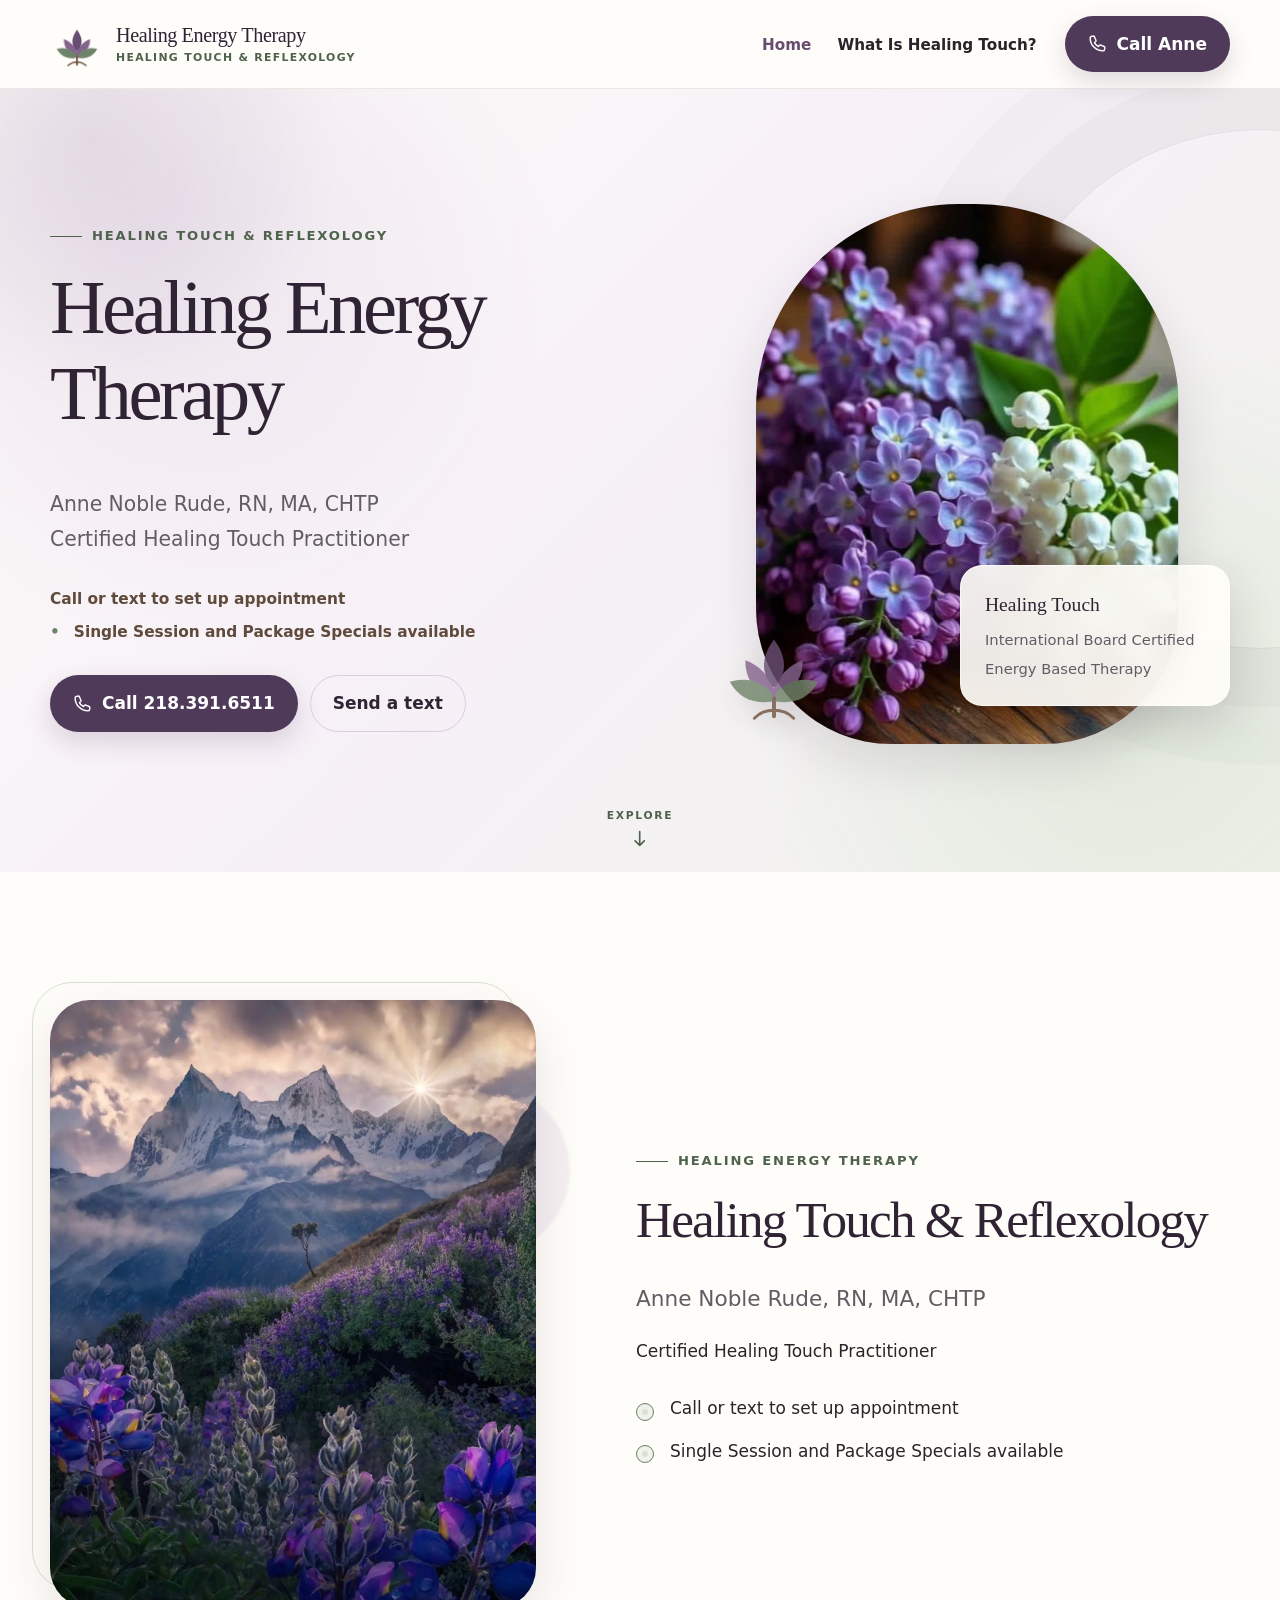
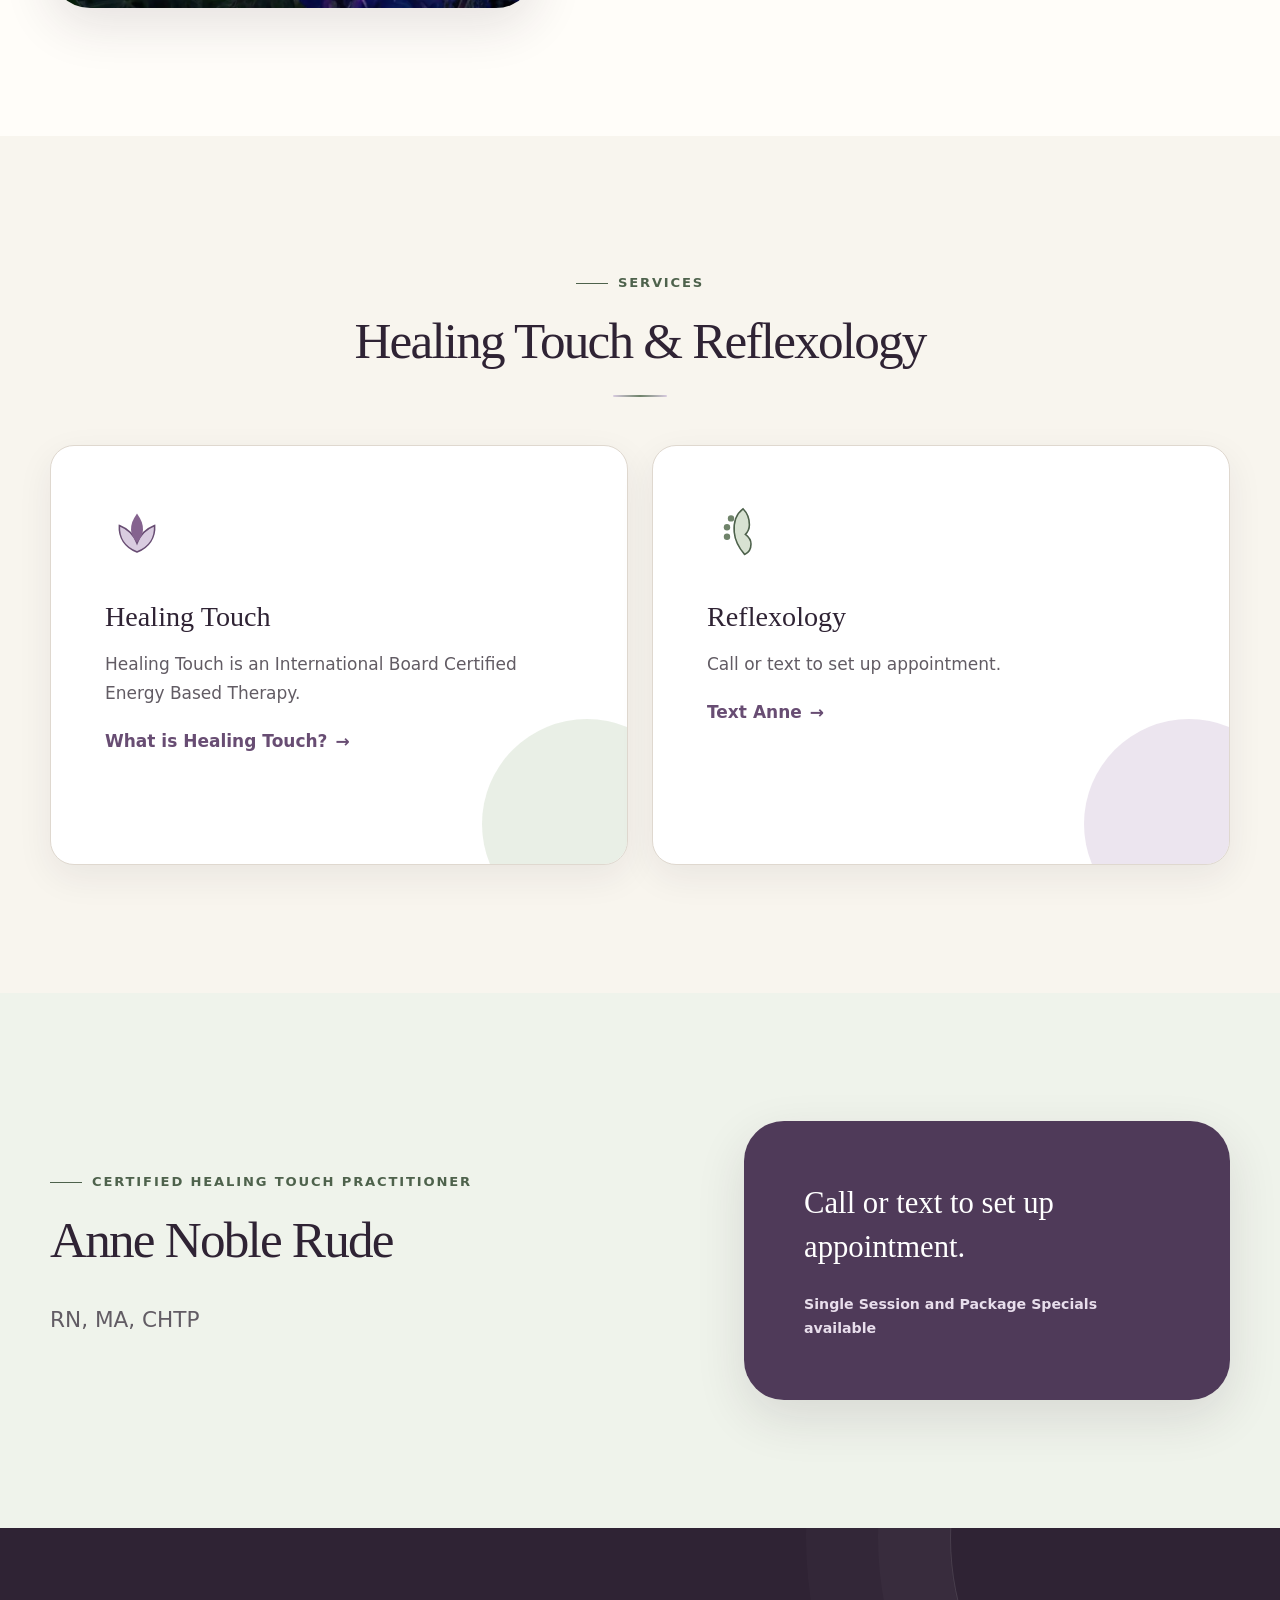
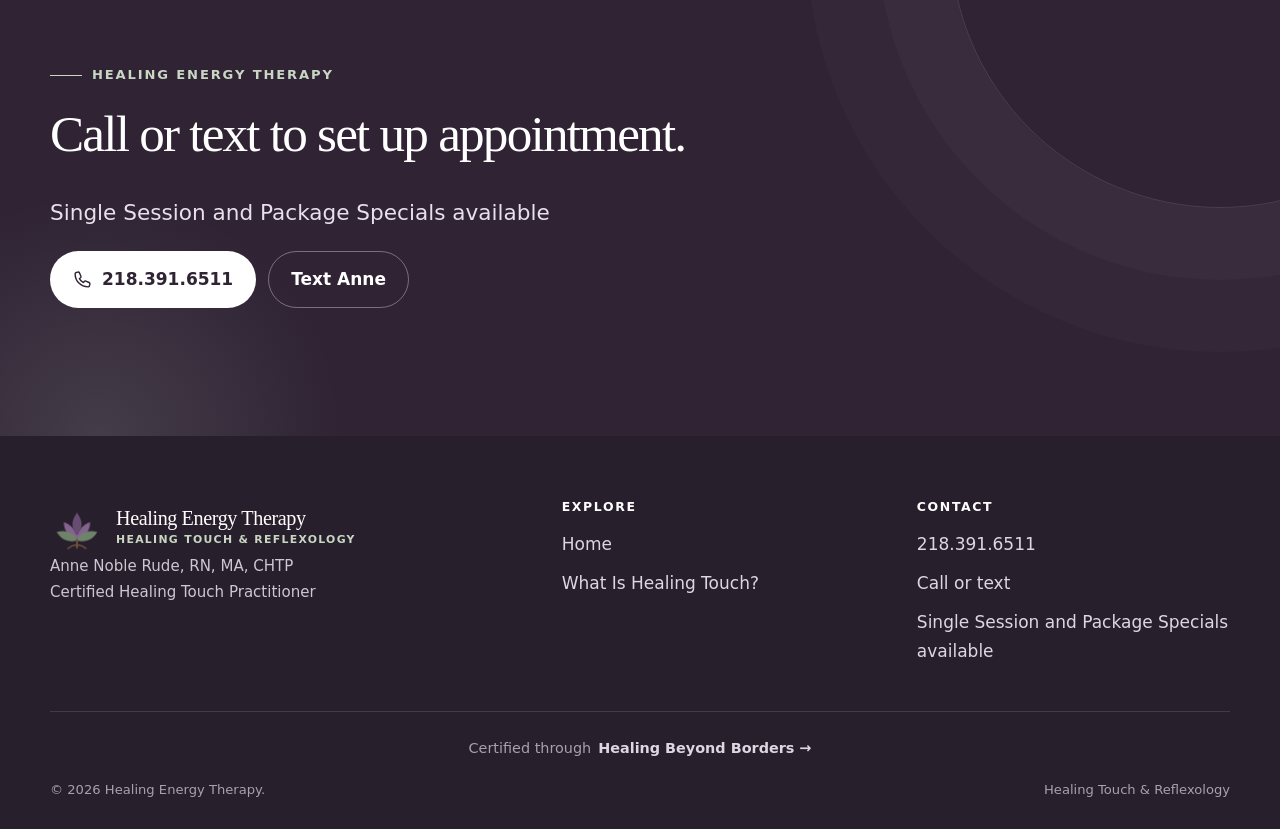
<file: index.html>
<!doctype html>
<html lang="en-US">
<head>
  <meta charset="utf-8">
  <meta name="viewport" content="width=device-width, initial-scale=1">
  <title>Healing Energy Therapy | Healing Touch &amp; Reflexology</title>
  <meta name="description" content="Healing Energy Therapy offers Healing Touch and reflexology with Anne Noble Rude, RN, MA, CHTP. Call or text 218.391.6511 to set up an appointment.">
  <meta name="robots" content="index,follow,max-image-preview:large">
  <meta name="theme-color" content="#4f3a59">
  <link rel="canonical" href="https://anneshealingtouchtherapy.com/">
  <link rel="icon" href="assets/images/healing-energy-icon.png" type="image/png">
  <link rel="apple-touch-icon" href="assets/images/healing-energy-icon.png">
  <link rel="manifest" href="site.webmanifest">
  <link rel="preload" as="image" href="assets/images/purple-white-flowers.webp" fetchpriority="high">
  <link rel="stylesheet" href="assets/css/styles-v3.css">
  <script defer src="assets/js/site-v2.js"></script>
  <meta property="og:type" content="website">
  <meta property="og:locale" content="en_US">
  <meta property="og:site_name" content="Healing Energy Therapy">
  <meta property="og:title" content="Healing Energy Therapy | Healing Touch &amp; Reflexology">
  <meta property="og:description" content="Healing Touch and reflexology with Anne Noble Rude, RN, MA, CHTP. Call or text to set up an appointment.">
  <meta property="og:url" content="https://anneshealingtouchtherapy.com/">
  <meta property="og:image" content="https://anneshealingtouchtherapy.com/assets/images/healing-energy-social-share.webp">
  <meta property="og:image:width" content="1200"><meta property="og:image:height" content="630"><meta property="og:image:alt" content="Healing Energy Therapy lotus logo with soft purple flowers">
  <meta name="twitter:card" content="summary_large_image">
  <meta name="twitter:title" content="Healing Energy Therapy | Healing Touch &amp; Reflexology">
  <meta name="twitter:description" content="Healing Touch and reflexology with Anne Noble Rude, RN, MA, CHTP. Call or text to set up an appointment.">
  <meta name="twitter:image" content="https://anneshealingtouchtherapy.com/assets/images/healing-energy-social-share.webp">
  <script type="application/ld+json">{"@context":"https://schema.org","@type":"Organization","@id":"https://anneshealingtouchtherapy.com/#organization","name":"Healing Energy Therapy","url":"https://anneshealingtouchtherapy.com/","logo":"https://anneshealingtouchtherapy.com/assets/images/healing-energy-logo.png","image":"https://anneshealingtouchtherapy.com/assets/images/healing-energy-social-share.webp","description":"Healing Touch and reflexology with Anne Noble Rude, RN, MA, CHTP.","telephone":"+1-218-391-6511","knowsAbout":["Healing Touch","Reflexology"],"contactPoint":{"@type":"ContactPoint","telephone":"+1-218-391-6511","contactType":"appointments"},"employee":{"@type":"Person","name":"Anne Noble Rude","honorificSuffix":"RN, MA, CHTP","jobTitle":"Certified Healing Touch Practitioner"}}</script>
</head>
<body>
<a class="screen-reader-text" href="#main-content">Skip to content</a>
<header class="het-site-header">
  <div class="het-container het-header-inner">
    <a class="het-brand" href="./" aria-label="Healing Energy Therapy home">
      <svg class="het-brand-mark" aria-hidden="true" viewBox="0 0 120 120" fill="none">
  <path d="M60 90C41 82 30 67 31 49c13 5 24 15 29 29 5-14 16-24 29-29 1 18-10 33-29 41Z" fill="#85638f"/>
  <path d="M60 77C48 65 45 48 60 28c15 20 12 37 0 49Z" fill="#684d73"/>
  <path d="M58 91c-20 3-34-4-43-20 17-5 32-1 43 12" fill="#6f836a"/>
  <path d="M62 91c20 3 34-4 43-20-17-5-32-1-43 12" fill="#6f836a"/>
  <path d="M60 88v18" stroke="#6f543f" stroke-width="4" stroke-linecap="round"/>
  <path d="M60 100c-8 0-15 3-20 8m20-8c8 0 15 3 20 8" stroke="#6f543f" stroke-width="3" stroke-linecap="round"/>
</svg>
      <span class="het-brand-text"><span class="het-brand-name">Healing Energy Therapy</span><span class="het-brand-subtitle">Healing Touch &amp; Reflexology</span></span>
    </a>
    <nav class="het-desktop-nav" aria-label="Primary navigation">
      <ul class="het-menu"><li><a aria-current="page" href="./">Home</a></li><li><a href="what-is-healing-touch/">What Is Healing Touch?</a></li></ul>
      <a class="het-button het-header-button" href="tel:+12183916511"><svg aria-hidden="true" viewBox="0 0 24 24" fill="none"><path d="M8.2 3.7 10 7.8c.3.7.1 1.5-.5 2l-1.4 1.1c1.1 2.2 2.8 3.9 5 5l1.1-1.4c.5-.6 1.3-.8 2-.5l4.1 1.8c.8.4 1.2 1.2 1 2.1l-.5 2c-.2.8-.9 1.4-1.8 1.4C10 21.3 2.7 14 2.7 5c0-.9.6-1.6 1.4-1.8l2-.5c.9-.2 1.7.2 2.1 1Z" stroke="currentColor" stroke-width="1.8" stroke-linejoin="round"/></svg>Call Anne</a>
    </nav>
    <details class="het-mobile-menu">
      <summary><span class="screen-reader-text">Open menu</span><svg aria-hidden="true" viewBox="0 0 24 24" fill="none"><path d="M4 7h16M4 12h16M4 17h16" stroke="currentColor" stroke-width="2" stroke-linecap="round"/></svg></summary>
      <nav aria-label="Mobile navigation"><a aria-current="page" href="./">Home</a><a href="what-is-healing-touch/">What Is Healing Touch?</a><a class="het-button" href="tel:+12183916511"><svg aria-hidden="true" viewBox="0 0 24 24" fill="none"><path d="M8.2 3.7 10 7.8c.3.7.1 1.5-.5 2l-1.4 1.1c1.1 2.2 2.8 3.9 5 5l1.1-1.4c.5-.6 1.3-.8 2-.5l4.1 1.8c.8.4 1.2 1.2 1 2.1l-.5 2c-.2.8-.9 1.4-1.8 1.4C10 21.3 2.7 14 2.7 5c0-.9.6-1.6 1.4-1.8l2-.5c.9-.2 1.7.2 2.1 1Z" stroke="currentColor" stroke-width="1.8" stroke-linejoin="round"/></svg>Call Anne</a></nav>
    </details>
  </div>
</header>
<main id="main-content">
  <section class="het-hero">
    <div class="het-container het-hero-grid">
      <div class="het-hero-copy het-animate-in">
        <span class="het-kicker">Healing Touch &amp; Reflexology</span>
        <h1>Healing Energy Therapy</h1>
        <p>Anne Noble Rude, RN, MA, CHTP<br>Certified Healing Touch Practitioner</p>
        <div class="het-credential" aria-label="Practitioner credentials"><span>Call or text to set up appointment</span><span>Single Session and Package Specials available</span></div>
        <div class="het-actions"><a class="het-button" href="tel:+12183916511"><svg aria-hidden="true" viewBox="0 0 24 24" fill="none"><path d="M8.2 3.7 10 7.8c.3.7.1 1.5-.5 2l-1.4 1.1c1.1 2.2 2.8 3.9 5 5l1.1-1.4c.5-.6 1.3-.8 2-.5l4.1 1.8c.8.4 1.2 1.2 1 2.1l-.5 2c-.2.8-.9 1.4-1.8 1.4C10 21.3 2.7 14 2.7 5c0-.9.6-1.6 1.4-1.8l2-.5c.9-.2 1.7.2 2.1 1Z" stroke="currentColor" stroke-width="1.8" stroke-linejoin="round"/></svg>Call 218.391.6511</a><a class="het-button het-button--secondary" href="sms:+12183916511">Send a text</a></div>
      </div>
      <div class="het-hero-visual het-animate-in het-delay-1">
        <div class="het-hero-photo"><img src="assets/images/purple-white-flowers.webp" width="1127" height="1280" alt="Purple lilacs and white flowers arranged together" fetchpriority="high"></div>
        <div class="het-hero-card"><strong>Healing Touch</strong><span>International Board Certified Energy Based Therapy</span></div>
        <svg class="het-botanical" aria-hidden="true" viewBox="0 0 120 120" fill="none">
  <path d="M60 90C41 82 30 67 31 49c13 5 24 15 29 29 5-14 16-24 29-29 1 18-10 33-29 41Z" fill="#85638f"/>
  <path d="M60 77C48 65 45 48 60 28c15 20 12 37 0 49Z" fill="#684d73"/>
  <path d="M58 91c-20 3-34-4-43-20 17-5 32-1 43 12" fill="#6f836a"/>
  <path d="M62 91c20 3 34-4 43-20-17-5-32-1-43 12" fill="#6f836a"/>
  <path d="M60 88v18" stroke="#6f543f" stroke-width="4" stroke-linecap="round"/>
  <path d="M60 100c-8 0-15 3-20 8m20-8c8 0 15 3 20 8" stroke="#6f543f" stroke-width="3" stroke-linecap="round"/>
</svg>
      </div>
    </div>
    <a class="het-scroll-cue" href="#services" aria-label="Explore services"><span>Explore</span><svg aria-hidden="true" viewBox="0 0 24 24" fill="none"><path d="M12 4v15m0 0-5-5m5 5 5-5" stroke="currentColor" stroke-width="1.8" stroke-linecap="round" stroke-linejoin="round"/></svg></a>
  </section>

  <section class="het-section">
    <div class="het-container het-intro-grid">
      <div class="het-image-frame reveal reveal-left"><img src="assets/images/mountain-flowers.webp" width="1290" height="1524" loading="lazy" alt="Purple wildflowers beneath mountain peaks"></div>
      <div class="reveal reveal-right"><span class="het-kicker">Healing Energy Therapy</span><h2>Healing Touch &amp; Reflexology</h2><p class="het-lead">Anne Noble Rude, RN, MA, CHTP</p><p>Certified Healing Touch Practitioner</p><ul class="het-check-list"><li>Call or text to set up appointment</li><li>Single Session and Package Specials available</li></ul></div>
    </div>
  </section>

  <section class="het-section het-section--soft" id="services">
    <div class="het-container"><div class="het-centered reveal"><span class="het-kicker">Services</span><h2>Healing Touch &amp; Reflexology</h2></div>
      <div class="het-card-grid" data-stagger>
        <article class="het-service-card reveal"><svg class="het-service-icon" aria-hidden="true" viewBox="0 0 80 80" fill="none"><path d="M40 65C25 59 17 47 18 32c10 4 18 11 22 22 4-11 12-18 22-22 1 15-7 27-22 33Z" fill="#d9cce0" stroke="#684d73" stroke-width="2"/><path d="M40 53c-9-9-11-21 0-36 11 15 9 27 0 36Z" fill="#85638f"/></svg><h3>Healing Touch</h3><p>Healing Touch is an International Board Certified Energy Based Therapy.</p><a class="het-text-link" href="what-is-healing-touch/">What is Healing Touch?</a></article>
        <article class="het-service-card reveal"><svg class="het-service-icon" aria-hidden="true" viewBox="0 0 80 80" fill="none"><path d="M45 11c-8 6-12 16-11 29 1 11 6 20 13 28 5-2 8-7 8-13 0-5-3-9-7-12 3-3 5-7 5-12 0-8-3-15-8-20Z" fill="#d8e2d2" stroke="#4e624c" stroke-width="2"/><circle cx="30" cy="23" r="4" fill="#6f836a"/><circle cx="25" cy="34" r="4" fill="#6f836a"/><circle cx="25" cy="46" r="4" fill="#6f836a"/></svg><h3>Reflexology</h3><p>Call or text to set up appointment.</p><a class="het-text-link" href="sms:+12183916511">Text Anne</a></article>
      </div>
    </div>
  </section>

  <section class="het-section het-section--sage"><div class="het-container het-practitioner"><div class="reveal reveal-left"><span class="het-kicker">Certified Healing Touch Practitioner</span><h2>Anne Noble Rude</h2><p class="het-lead">RN, MA, CHTP</p></div><div class="het-quote-card reveal reveal-right"><p>Call or text to set up appointment.</p><small>Single Session and Package Specials available</small></div></div></section>

  <section class="het-section het-cta"><div class="het-container reveal"><span class="het-kicker het-kicker-light">Healing Energy Therapy</span><h2>Call or text to set up appointment.</h2><p class="het-lead">Single Session and Package Specials available</p><div class="het-actions"><a class="het-button" href="tel:+12183916511"><svg aria-hidden="true" viewBox="0 0 24 24" fill="none"><path d="M8.2 3.7 10 7.8c.3.7.1 1.5-.5 2l-1.4 1.1c1.1 2.2 2.8 3.9 5 5l1.1-1.4c.5-.6 1.3-.8 2-.5l4.1 1.8c.8.4 1.2 1.2 1 2.1l-.5 2c-.2.8-.9 1.4-1.8 1.4C10 21.3 2.7 14 2.7 5c0-.9.6-1.6 1.4-1.8l2-.5c.9-.2 1.7.2 2.1 1Z" stroke="currentColor" stroke-width="1.8" stroke-linejoin="round"/></svg>218.391.6511</a><a class="het-button het-button--secondary" href="sms:+12183916511">Text Anne</a></div></div></section>
</main>
<footer class="het-site-footer">
  <div class="het-container">
    <div class="het-footer-grid" data-stagger>
      <div>
        <a class="het-brand" href="./"><svg class="het-brand-mark" aria-hidden="true" viewBox="0 0 120 120" fill="none">
  <path d="M60 90C41 82 30 67 31 49c13 5 24 15 29 29 5-14 16-24 29-29 1 18-10 33-29 41Z" fill="#85638f"/>
  <path d="M60 77C48 65 45 48 60 28c15 20 12 37 0 49Z" fill="#684d73"/>
  <path d="M58 91c-20 3-34-4-43-20 17-5 32-1 43 12" fill="#6f836a"/>
  <path d="M62 91c20 3 34-4 43-20-17-5-32-1-43 12" fill="#6f836a"/>
  <path d="M60 88v18" stroke="#6f543f" stroke-width="4" stroke-linecap="round"/>
  <path d="M60 100c-8 0-15 3-20 8m20-8c8 0 15 3 20 8" stroke="#6f543f" stroke-width="3" stroke-linecap="round"/>
</svg><span class="het-brand-text"><span class="het-brand-name">Healing Energy Therapy</span><span class="het-brand-subtitle">Healing Touch &amp; Reflexology</span></span></a>
        <p>Anne Noble Rude, RN, MA, CHTP<br>Certified Healing Touch Practitioner</p>
      </div>
      <div><h2 class="het-footer-title">Explore</h2><ul class="het-footer-links"><li><a href="./">Home</a></li><li><a href="what-is-healing-touch/">What Is Healing Touch?</a></li></ul></div>
      <div><h2 class="het-footer-title">Contact</h2><ul class="het-footer-links"><li><a href="tel:+12183916511">218.391.6511</a></li><li><a href="sms:+12183916511">Call or text</a></li><li>Single Session and Package Specials available</li></ul></div>
    </div>
    <div class="het-footer-certification"><span>Certified through</span><a href="https://www.healingbeyondborders.org/" rel="external noopener noreferrer">Healing Beyond Borders</a></div>
    <div class="het-footer-bottom"><span>&copy; <span data-current-year>2026</span> Healing Energy Therapy.</span><span>Healing Touch &amp; Reflexology</span></div>
  </div>
</footer>
</body>
</html>
</file>
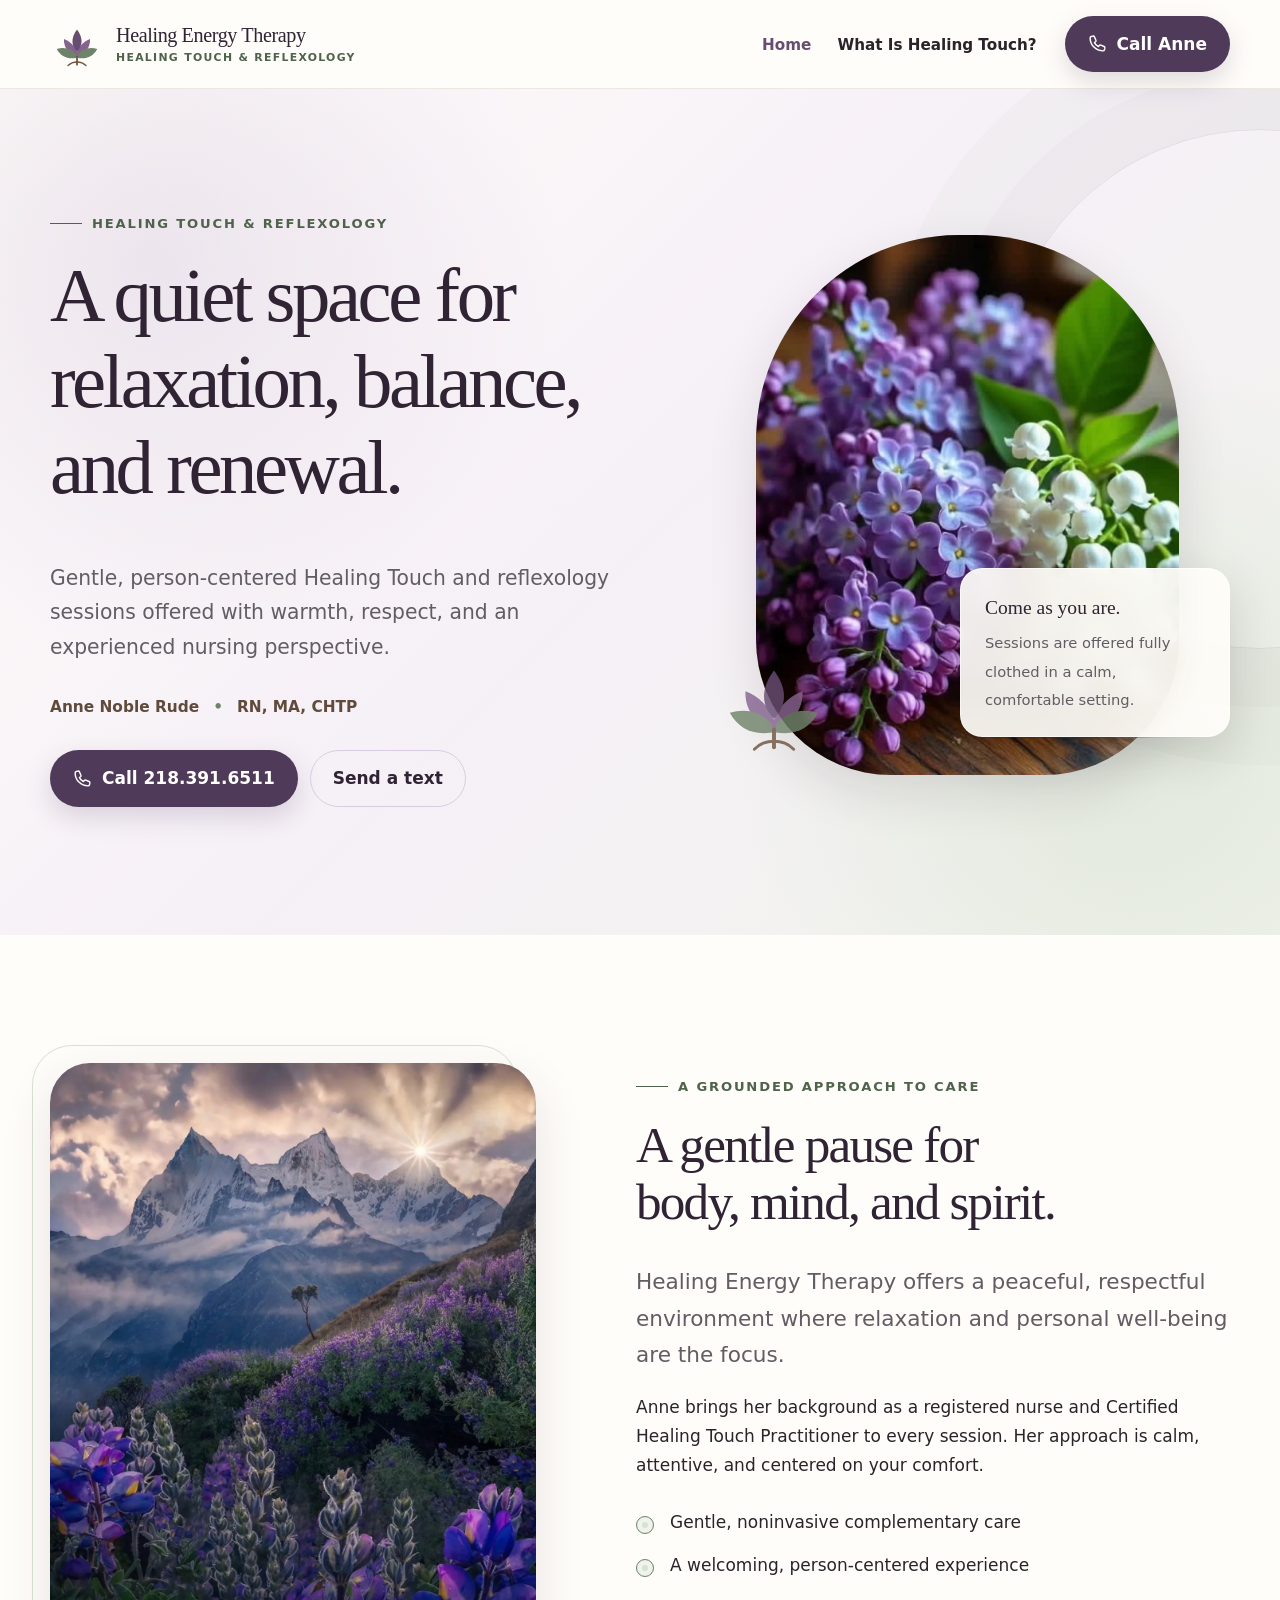
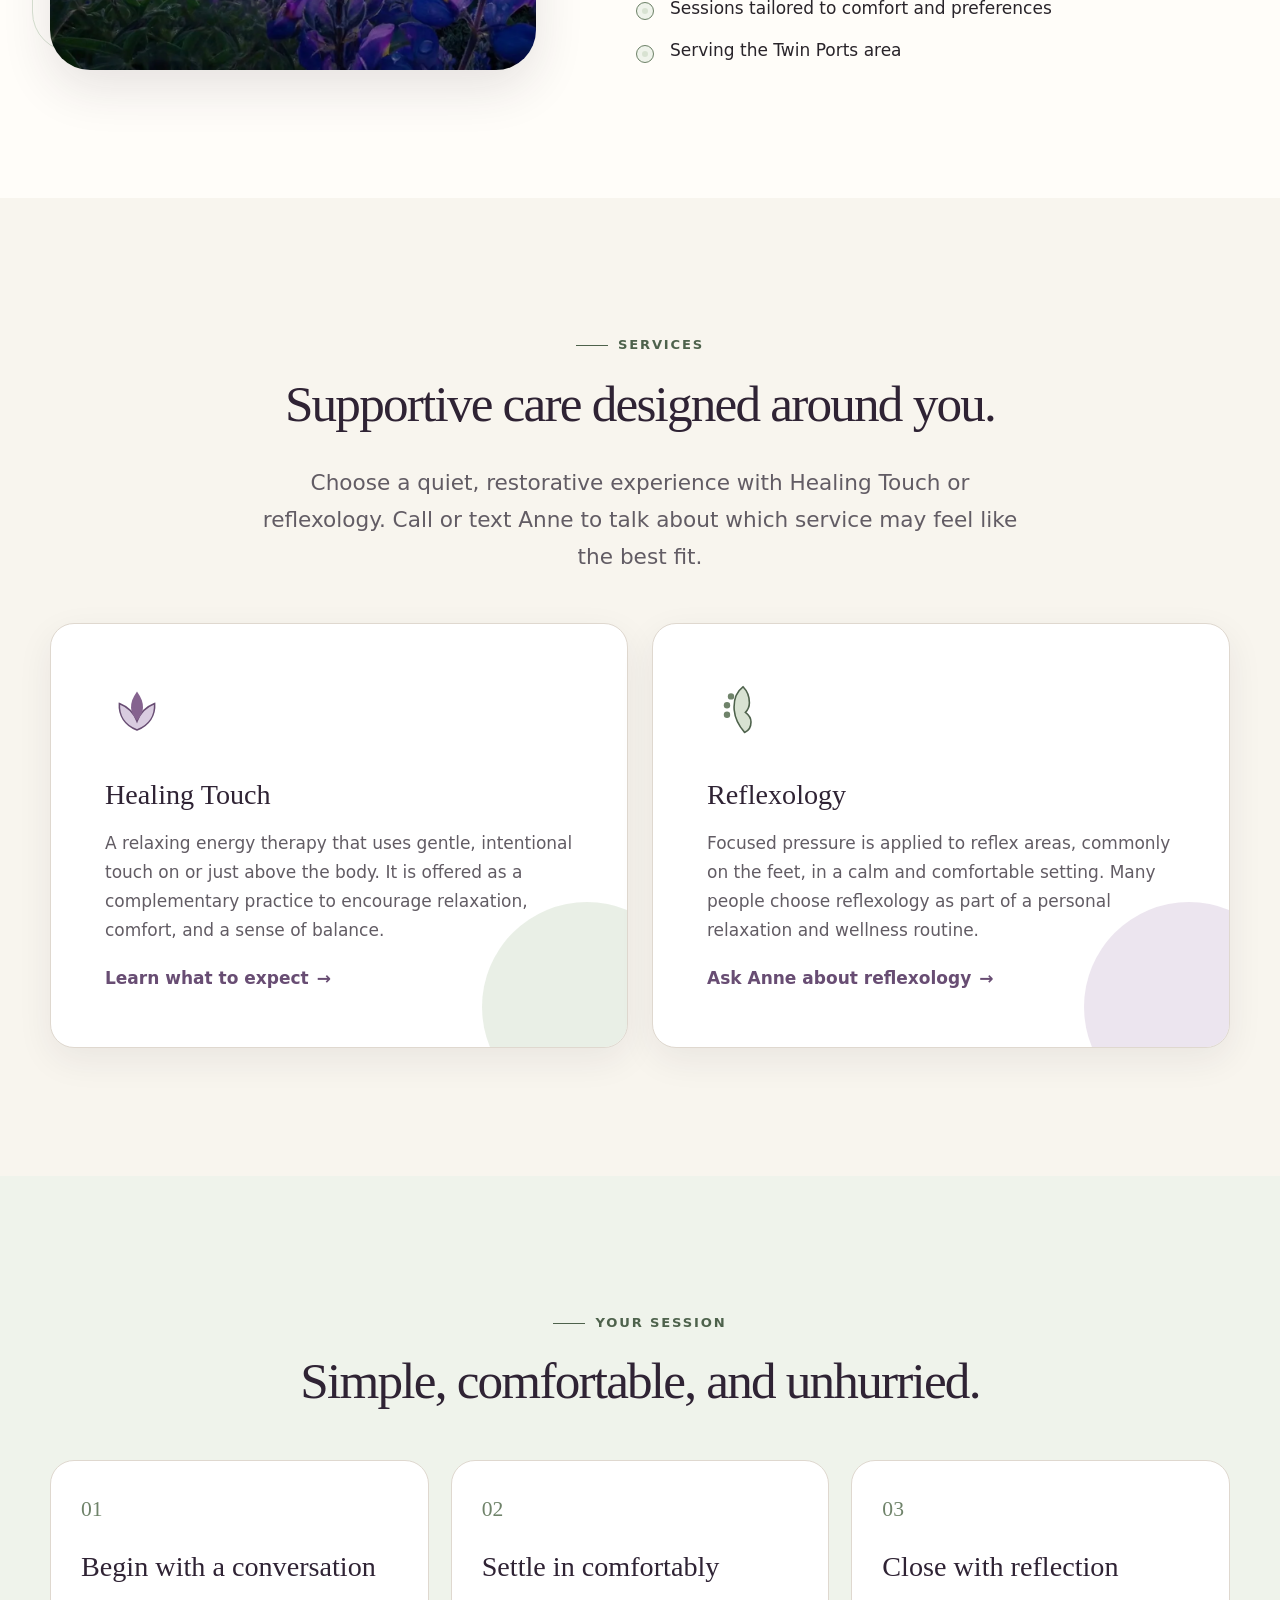
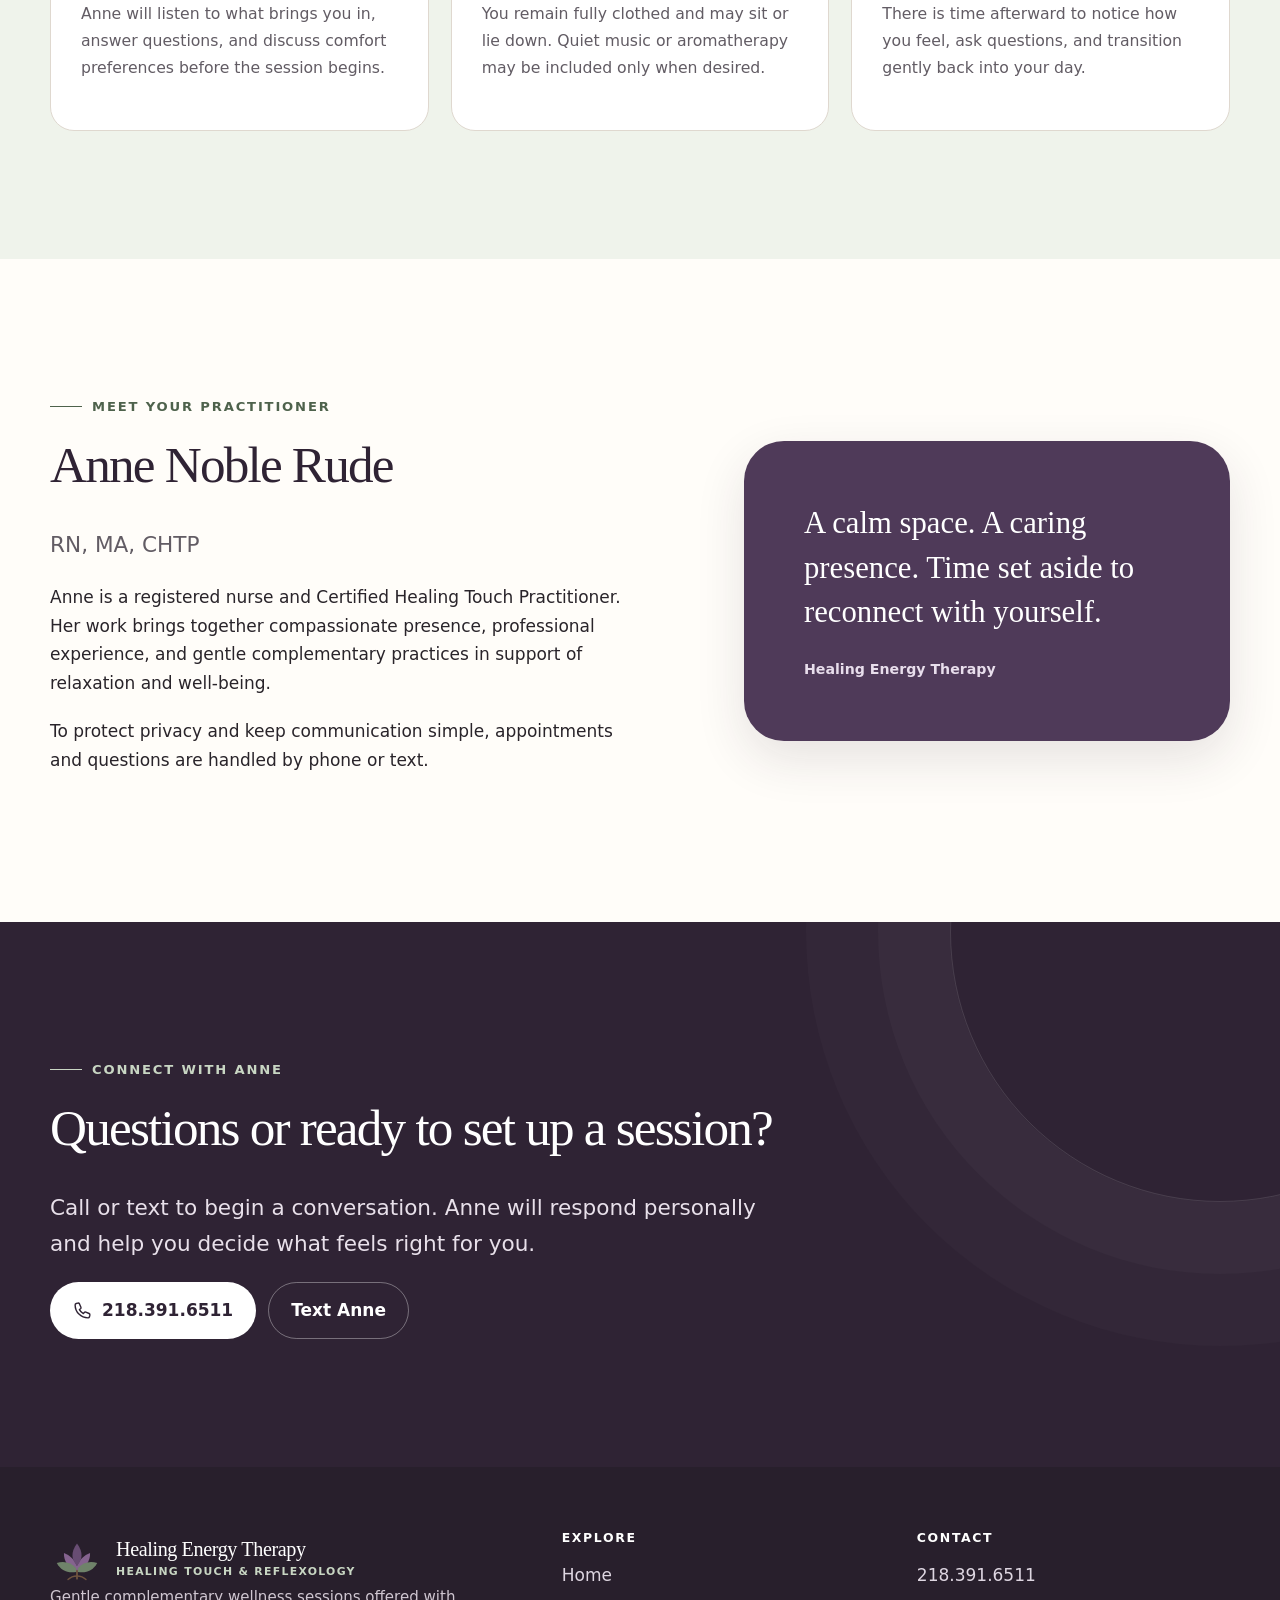
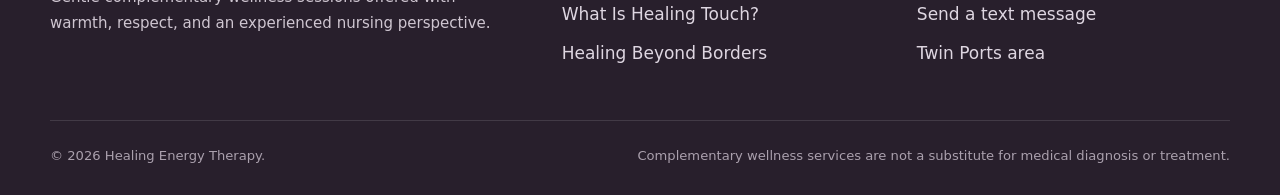
<file: annes-github-pages-upload/index.html>
<!doctype html>
<html lang="en-US">
<head>
  <meta charset="utf-8">
  <meta name="viewport" content="width=device-width, initial-scale=1">
  <title>Healing Touch &amp; Reflexology | Healing Energy Therapy</title>
  <meta name="description" content="Gentle Healing Touch and reflexology sessions with Anne Noble Rude, RN, MA, CHTP, serving the Twin Ports area. Call or text to learn more.">
  <meta name="robots" content="index,follow,max-image-preview:large">
  <meta name="theme-color" content="#4f3a59">
  <link rel="canonical" href="https://anneshealingtouchtherapy.com/">
  <link rel="icon" href="assets/images/healing-energy-icon.png" type="image/png">
  <link rel="apple-touch-icon" href="assets/images/healing-energy-icon.png">
  <link rel="manifest" href="site.webmanifest">
  <link rel="preload" as="image" href="assets/images/purple-white-flowers.webp" fetchpriority="high">
  <link rel="stylesheet" href="assets/css/styles-v1.css">
  <script defer src="assets/js/site-v1.js"></script>
  <meta property="og:type" content="website">
  <meta property="og:locale" content="en_US">
  <meta property="og:site_name" content="Healing Energy Therapy">
  <meta property="og:title" content="Healing Touch &amp; Reflexology | Healing Energy Therapy">
  <meta property="og:description" content="A quiet space for relaxation, balance, and renewal with Anne Noble Rude, RN, MA, CHTP.">
  <meta property="og:url" content="https://anneshealingtouchtherapy.com/">
  <meta property="og:image" content="https://anneshealingtouchtherapy.com/assets/images/healing-energy-social-share.webp">
  <meta property="og:image:width" content="1200"><meta property="og:image:height" content="630"><meta property="og:image:alt" content="Healing Energy Therapy lotus logo with soft purple flowers">
  <meta name="twitter:card" content="summary_large_image">
  <meta name="twitter:title" content="Healing Touch &amp; Reflexology | Healing Energy Therapy">
  <meta name="twitter:description" content="A quiet space for relaxation, balance, and renewal with Anne Noble Rude, RN, MA, CHTP.">
  <meta name="twitter:image" content="https://anneshealingtouchtherapy.com/assets/images/healing-energy-social-share.webp">
  <script type="application/ld+json">{"@context":"https://schema.org","@type":"Organization","@id":"https://anneshealingtouchtherapy.com/#organization","name":"Healing Energy Therapy","url":"https://anneshealingtouchtherapy.com/","logo":"https://anneshealingtouchtherapy.com/assets/images/healing-energy-logo.png","image":"https://anneshealingtouchtherapy.com/assets/images/healing-energy-social-share.webp","description":"Healing Touch and reflexology sessions with Anne Noble Rude, RN, MA, CHTP, serving the Twin Ports area.","telephone":"+1-218-391-6511","areaServed":{"@type":"AdministrativeArea","name":"Twin Ports area"},"knowsAbout":["Healing Touch","Reflexology"],"contactPoint":{"@type":"ContactPoint","telephone":"+1-218-391-6511","contactType":"appointments","availableLanguage":"English"},"employee":{"@type":"Person","name":"Anne Noble Rude","honorificSuffix":"RN, MA, CHTP","jobTitle":"Certified Healing Touch Practitioner"}}</script>
</head>
<body>
<a class="screen-reader-text" href="#main-content">Skip to content</a>
<header class="het-site-header">
  <div class="het-container het-header-inner">
    <a class="het-brand" href="./" aria-label="Healing Energy Therapy home">
      <svg class="het-brand-mark" aria-hidden="true" viewBox="0 0 120 120" fill="none">
  <path d="M60 90C41 82 30 67 31 49c13 5 24 15 29 29 5-14 16-24 29-29 1 18-10 33-29 41Z" fill="#85638f"/>
  <path d="M60 77C48 65 45 48 60 28c15 20 12 37 0 49Z" fill="#684d73"/>
  <path d="M58 91c-20 3-34-4-43-20 17-5 32-1 43 12" fill="#6f836a"/>
  <path d="M62 91c20 3 34-4 43-20-17-5-32-1-43 12" fill="#6f836a"/>
  <path d="M60 88v18" stroke="#6f543f" stroke-width="4" stroke-linecap="round"/>
  <path d="M60 100c-8 0-15 3-20 8m20-8c8 0 15 3 20 8" stroke="#6f543f" stroke-width="3" stroke-linecap="round"/>
</svg>
      <span class="het-brand-text"><span class="het-brand-name">Healing Energy Therapy</span><span class="het-brand-subtitle">Healing Touch &amp; Reflexology</span></span>
    </a>
    <nav class="het-desktop-nav" aria-label="Primary navigation">
      <ul class="het-menu"><li><a aria-current="page" href="./">Home</a></li><li><a href="what-is-healing-touch/">What Is Healing Touch?</a></li></ul>
      <a class="het-button het-header-button" href="tel:+12183916511"><svg aria-hidden="true" viewBox="0 0 24 24" fill="none"><path d="M8.2 3.7 10 7.8c.3.7.1 1.5-.5 2l-1.4 1.1c1.1 2.2 2.8 3.9 5 5l1.1-1.4c.5-.6 1.3-.8 2-.5l4.1 1.8c.8.4 1.2 1.2 1 2.1l-.5 2c-.2.8-.9 1.4-1.8 1.4C10 21.3 2.7 14 2.7 5c0-.9.6-1.6 1.4-1.8l2-.5c.9-.2 1.7.2 2.1 1Z" stroke="currentColor" stroke-width="1.8" stroke-linejoin="round"/></svg>Call Anne</a>
    </nav>
    <details class="het-mobile-menu">
      <summary><span class="screen-reader-text">Open menu</span><svg aria-hidden="true" viewBox="0 0 24 24" fill="none"><path d="M4 7h16M4 12h16M4 17h16" stroke="currentColor" stroke-width="2" stroke-linecap="round"/></svg></summary>
      <nav aria-label="Mobile navigation"><a aria-current="page" href="./">Home</a><a href="what-is-healing-touch/">What Is Healing Touch?</a><a class="het-button" href="tel:+12183916511"><svg aria-hidden="true" viewBox="0 0 24 24" fill="none"><path d="M8.2 3.7 10 7.8c.3.7.1 1.5-.5 2l-1.4 1.1c1.1 2.2 2.8 3.9 5 5l1.1-1.4c.5-.6 1.3-.8 2-.5l4.1 1.8c.8.4 1.2 1.2 1 2.1l-.5 2c-.2.8-.9 1.4-1.8 1.4C10 21.3 2.7 14 2.7 5c0-.9.6-1.6 1.4-1.8l2-.5c.9-.2 1.7.2 2.1 1Z" stroke="currentColor" stroke-width="1.8" stroke-linejoin="round"/></svg>Call Anne</a></nav>
    </details>
  </div>
</header>
<main id="main-content">
  <section class="het-hero">
    <div class="het-container het-hero-grid">
      <div class="het-hero-copy het-animate-in">
        <span class="het-kicker">Healing Touch &amp; Reflexology</span>
        <h1>A quiet space for relaxation, balance, and renewal.</h1>
        <p>Gentle, person-centered Healing Touch and reflexology sessions offered with warmth, respect, and an experienced nursing perspective.</p>
        <div class="het-credential" aria-label="Practitioner credentials"><span>Anne Noble Rude</span><span>RN, MA, CHTP</span></div>
        <div class="het-actions"><a class="het-button" href="tel:+12183916511"><svg aria-hidden="true" viewBox="0 0 24 24" fill="none"><path d="M8.2 3.7 10 7.8c.3.7.1 1.5-.5 2l-1.4 1.1c1.1 2.2 2.8 3.9 5 5l1.1-1.4c.5-.6 1.3-.8 2-.5l4.1 1.8c.8.4 1.2 1.2 1 2.1l-.5 2c-.2.8-.9 1.4-1.8 1.4C10 21.3 2.7 14 2.7 5c0-.9.6-1.6 1.4-1.8l2-.5c.9-.2 1.7.2 2.1 1Z" stroke="currentColor" stroke-width="1.8" stroke-linejoin="round"/></svg>Call 218.391.6511</a><a class="het-button het-button--secondary" href="sms:+12183916511">Send a text</a></div>
      </div>
      <div class="het-hero-visual het-animate-in het-delay-1">
        <div class="het-hero-photo"><img src="assets/images/purple-white-flowers.webp" width="1127" height="1280" alt="Purple lilacs and white flowers arranged together" fetchpriority="high"></div>
        <div class="het-hero-card"><strong>Come as you are.</strong><span>Sessions are offered fully clothed in a calm, comfortable setting.</span></div>
        <svg class="het-botanical" aria-hidden="true" viewBox="0 0 120 120" fill="none">
  <path d="M60 90C41 82 30 67 31 49c13 5 24 15 29 29 5-14 16-24 29-29 1 18-10 33-29 41Z" fill="#85638f"/>
  <path d="M60 77C48 65 45 48 60 28c15 20 12 37 0 49Z" fill="#684d73"/>
  <path d="M58 91c-20 3-34-4-43-20 17-5 32-1 43 12" fill="#6f836a"/>
  <path d="M62 91c20 3 34-4 43-20-17-5-32-1-43 12" fill="#6f836a"/>
  <path d="M60 88v18" stroke="#6f543f" stroke-width="4" stroke-linecap="round"/>
  <path d="M60 100c-8 0-15 3-20 8m20-8c8 0 15 3 20 8" stroke="#6f543f" stroke-width="3" stroke-linecap="round"/>
</svg>
      </div>
    </div>
  </section>

  <section class="het-section">
    <div class="het-container het-intro-grid">
      <div class="het-image-frame reveal"><img src="assets/images/mountain-flowers.webp" width="1290" height="1524" loading="lazy" alt="Purple wildflowers beneath peaceful mountain peaks"></div>
      <div class="reveal"><span class="het-kicker">A grounded approach to care</span><h2>A gentle pause for body, mind, and spirit.</h2><p class="het-lead">Healing Energy Therapy offers a peaceful, respectful environment where relaxation and personal well-being are the focus.</p><p>Anne brings her background as a registered nurse and Certified Healing Touch Practitioner to every session. Her approach is calm, attentive, and centered on your comfort.</p><ul class="het-check-list"><li>Gentle, noninvasive complementary care</li><li>A welcoming, person-centered experience</li><li>Sessions tailored to comfort and preferences</li><li>Serving the Twin Ports area</li></ul></div>
    </div>
  </section>

  <section class="het-section het-section--soft" id="services">
    <div class="het-container"><div class="het-centered reveal"><span class="het-kicker">Services</span><h2>Supportive care designed around you.</h2><p class="het-lead">Choose a quiet, restorative experience with Healing Touch or reflexology. Call or text Anne to talk about which service may feel like the best fit.</p></div>
      <div class="het-card-grid">
        <article class="het-service-card reveal"><svg class="het-service-icon" aria-hidden="true" viewBox="0 0 80 80" fill="none"><path d="M40 65C25 59 17 47 18 32c10 4 18 11 22 22 4-11 12-18 22-22 1 15-7 27-22 33Z" fill="#d9cce0" stroke="#684d73" stroke-width="2"/><path d="M40 53c-9-9-11-21 0-36 11 15 9 27 0 36Z" fill="#85638f"/></svg><h3>Healing Touch</h3><p>A relaxing energy therapy that uses gentle, intentional touch on or just above the body. It is offered as a complementary practice to encourage relaxation, comfort, and a sense of balance.</p><a class="het-text-link" href="what-is-healing-touch/">Learn what to expect</a></article>
        <article class="het-service-card reveal"><svg class="het-service-icon" aria-hidden="true" viewBox="0 0 80 80" fill="none"><path d="M45 11c-8 6-12 16-11 29 1 11 6 20 13 28 5-2 8-7 8-13 0-5-3-9-7-12 3-3 5-7 5-12 0-8-3-15-8-20Z" fill="#d8e2d2" stroke="#4e624c" stroke-width="2"/><circle cx="30" cy="23" r="4" fill="#6f836a"/><circle cx="25" cy="34" r="4" fill="#6f836a"/><circle cx="25" cy="46" r="4" fill="#6f836a"/></svg><h3>Reflexology</h3><p>Focused pressure is applied to reflex areas, commonly on the feet, in a calm and comfortable setting. Many people choose reflexology as part of a personal relaxation and wellness routine.</p><a class="het-text-link" href="sms:+12183916511">Ask Anne about reflexology</a></article>
      </div>
    </div>
  </section>

  <section class="het-section het-section--sage"><div class="het-container"><div class="het-centered reveal"><span class="het-kicker">Your session</span><h2>Simple, comfortable, and unhurried.</h2></div><div class="het-steps"><div class="het-step reveal"><h3>Begin with a conversation</h3><p>Anne will listen to what brings you in, answer questions, and discuss comfort preferences before the session begins.</p></div><div class="het-step reveal"><h3>Settle in comfortably</h3><p>You remain fully clothed and may sit or lie down. Quiet music or aromatherapy may be included only when desired.</p></div><div class="het-step reveal"><h3>Close with reflection</h3><p>There is time afterward to notice how you feel, ask questions, and transition gently back into your day.</p></div></div></div></section>

  <section class="het-section"><div class="het-container het-practitioner"><div class="reveal"><span class="het-kicker">Meet your practitioner</span><h2>Anne Noble Rude</h2><p class="het-lead">RN, MA, CHTP</p><p>Anne is a registered nurse and Certified Healing Touch Practitioner. Her work brings together compassionate presence, professional experience, and gentle complementary practices in support of relaxation and well-being.</p><p>To protect privacy and keep communication simple, appointments and questions are handled by phone or text.</p></div><div class="het-quote-card reveal"><p>A calm space. A caring presence. Time set aside to reconnect with yourself.</p><small>Healing Energy Therapy</small></div></div></section>

  <section class="het-section het-cta"><div class="het-container reveal"><span class="het-kicker het-kicker-light">Connect with Anne</span><h2>Questions or ready to set up a session?</h2><p class="het-lead">Call or text to begin a conversation. Anne will respond personally and help you decide what feels right for you.</p><div class="het-actions"><a class="het-button" href="tel:+12183916511"><svg aria-hidden="true" viewBox="0 0 24 24" fill="none"><path d="M8.2 3.7 10 7.8c.3.7.1 1.5-.5 2l-1.4 1.1c1.1 2.2 2.8 3.9 5 5l1.1-1.4c.5-.6 1.3-.8 2-.5l4.1 1.8c.8.4 1.2 1.2 1 2.1l-.5 2c-.2.8-.9 1.4-1.8 1.4C10 21.3 2.7 14 2.7 5c0-.9.6-1.6 1.4-1.8l2-.5c.9-.2 1.7.2 2.1 1Z" stroke="currentColor" stroke-width="1.8" stroke-linejoin="round"/></svg>218.391.6511</a><a class="het-button het-button--secondary" href="sms:+12183916511">Text Anne</a></div></div></section>
</main>
<footer class="het-site-footer">
  <div class="het-container">
    <div class="het-footer-grid">
      <div>
        <a class="het-brand" href="./"><svg class="het-brand-mark" aria-hidden="true" viewBox="0 0 120 120" fill="none">
  <path d="M60 90C41 82 30 67 31 49c13 5 24 15 29 29 5-14 16-24 29-29 1 18-10 33-29 41Z" fill="#85638f"/>
  <path d="M60 77C48 65 45 48 60 28c15 20 12 37 0 49Z" fill="#684d73"/>
  <path d="M58 91c-20 3-34-4-43-20 17-5 32-1 43 12" fill="#6f836a"/>
  <path d="M62 91c20 3 34-4 43-20-17-5-32-1-43 12" fill="#6f836a"/>
  <path d="M60 88v18" stroke="#6f543f" stroke-width="4" stroke-linecap="round"/>
  <path d="M60 100c-8 0-15 3-20 8m20-8c8 0 15 3 20 8" stroke="#6f543f" stroke-width="3" stroke-linecap="round"/>
</svg><span class="het-brand-text"><span class="het-brand-name">Healing Energy Therapy</span><span class="het-brand-subtitle">Healing Touch &amp; Reflexology</span></span></a>
        <p>Gentle complementary wellness sessions offered with warmth, respect, and an experienced nursing perspective.</p>
      </div>
      <div><h2 class="het-footer-title">Explore</h2><ul class="het-footer-links"><li><a href="./">Home</a></li><li><a href="what-is-healing-touch/">What Is Healing Touch?</a></li><li><a href="https://www.healingbeyondborders.org/" rel="external noopener noreferrer">Healing Beyond Borders</a></li></ul></div>
      <div><h2 class="het-footer-title">Contact</h2><ul class="het-footer-links"><li><a href="tel:+12183916511">218.391.6511</a></li><li><a href="sms:+12183916511">Send a text message</a></li><li>Twin Ports area</li></ul></div>
    </div>
    <div class="het-footer-bottom"><span>&copy; <span data-current-year>2026</span> Healing Energy Therapy.</span><span>Complementary wellness services are not a substitute for medical diagnosis or treatment.</span></div>
  </div>
</footer>
</body>
</html>
</file>
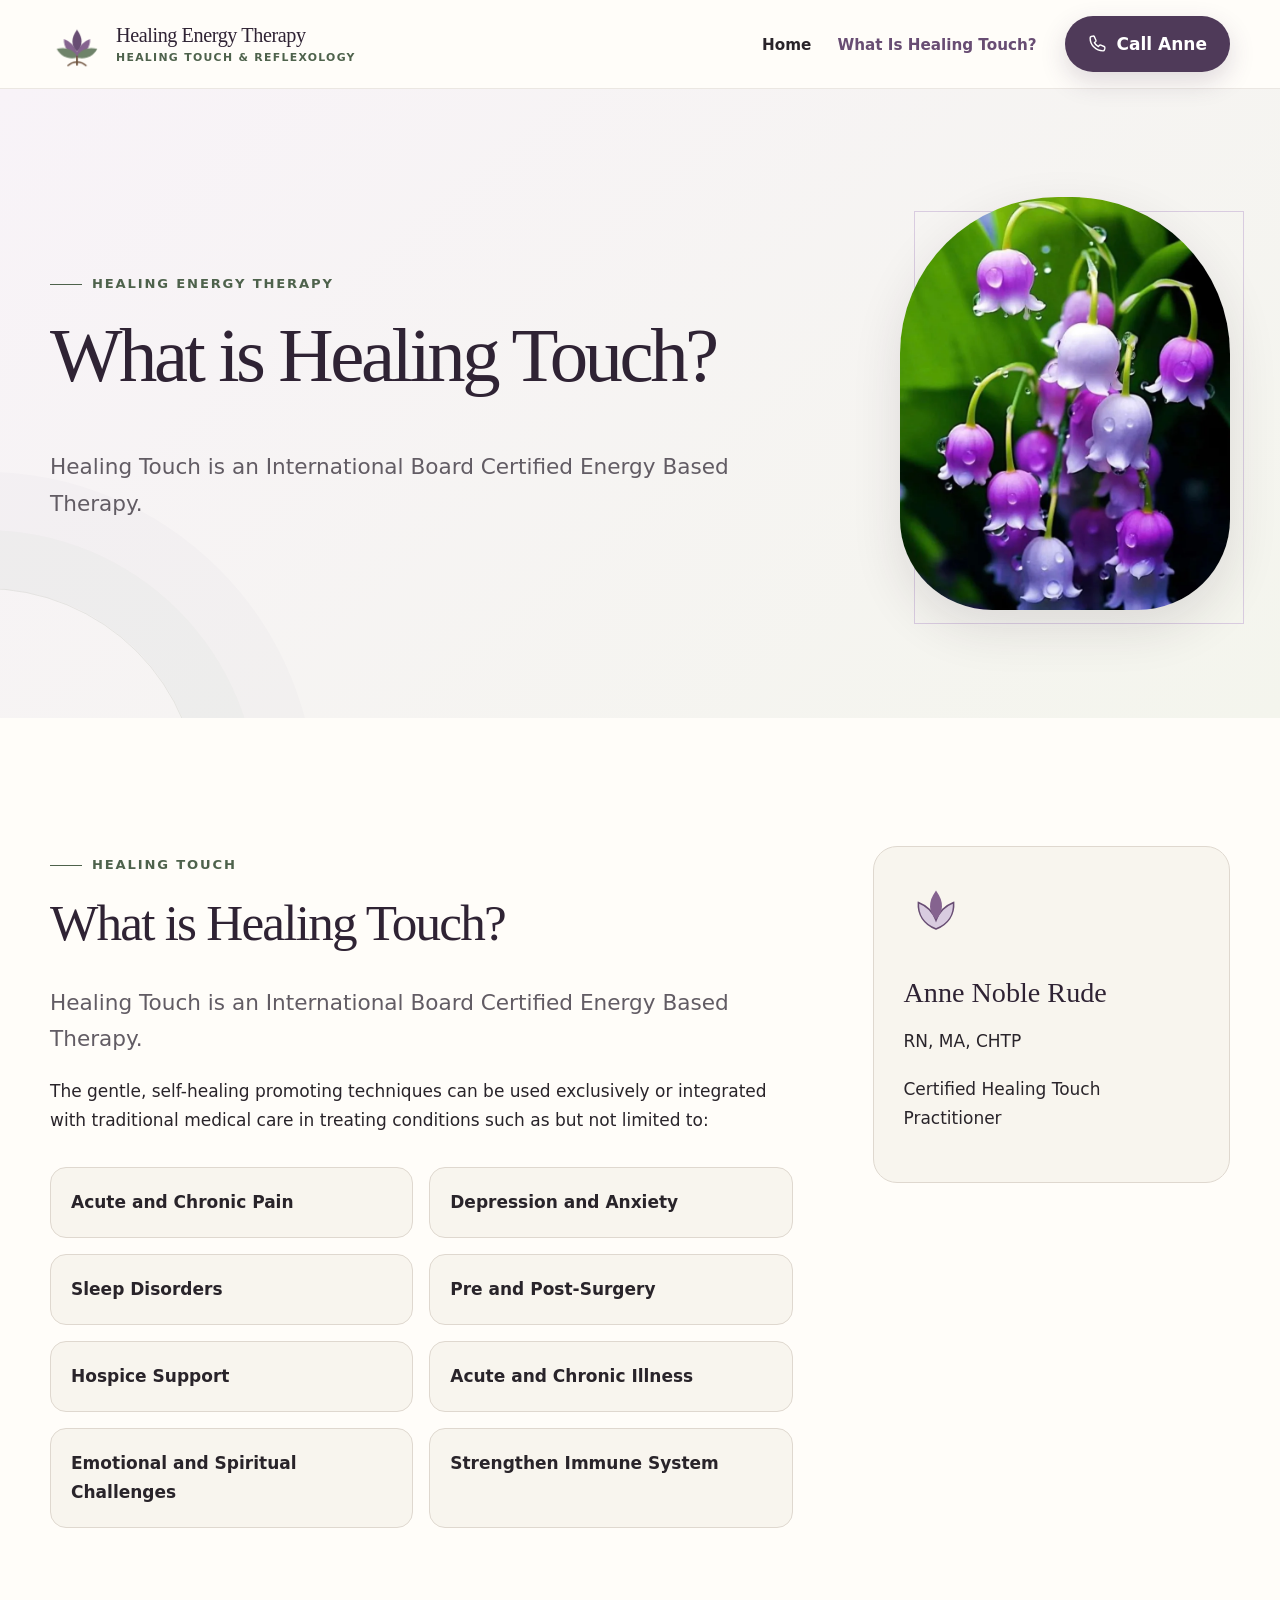
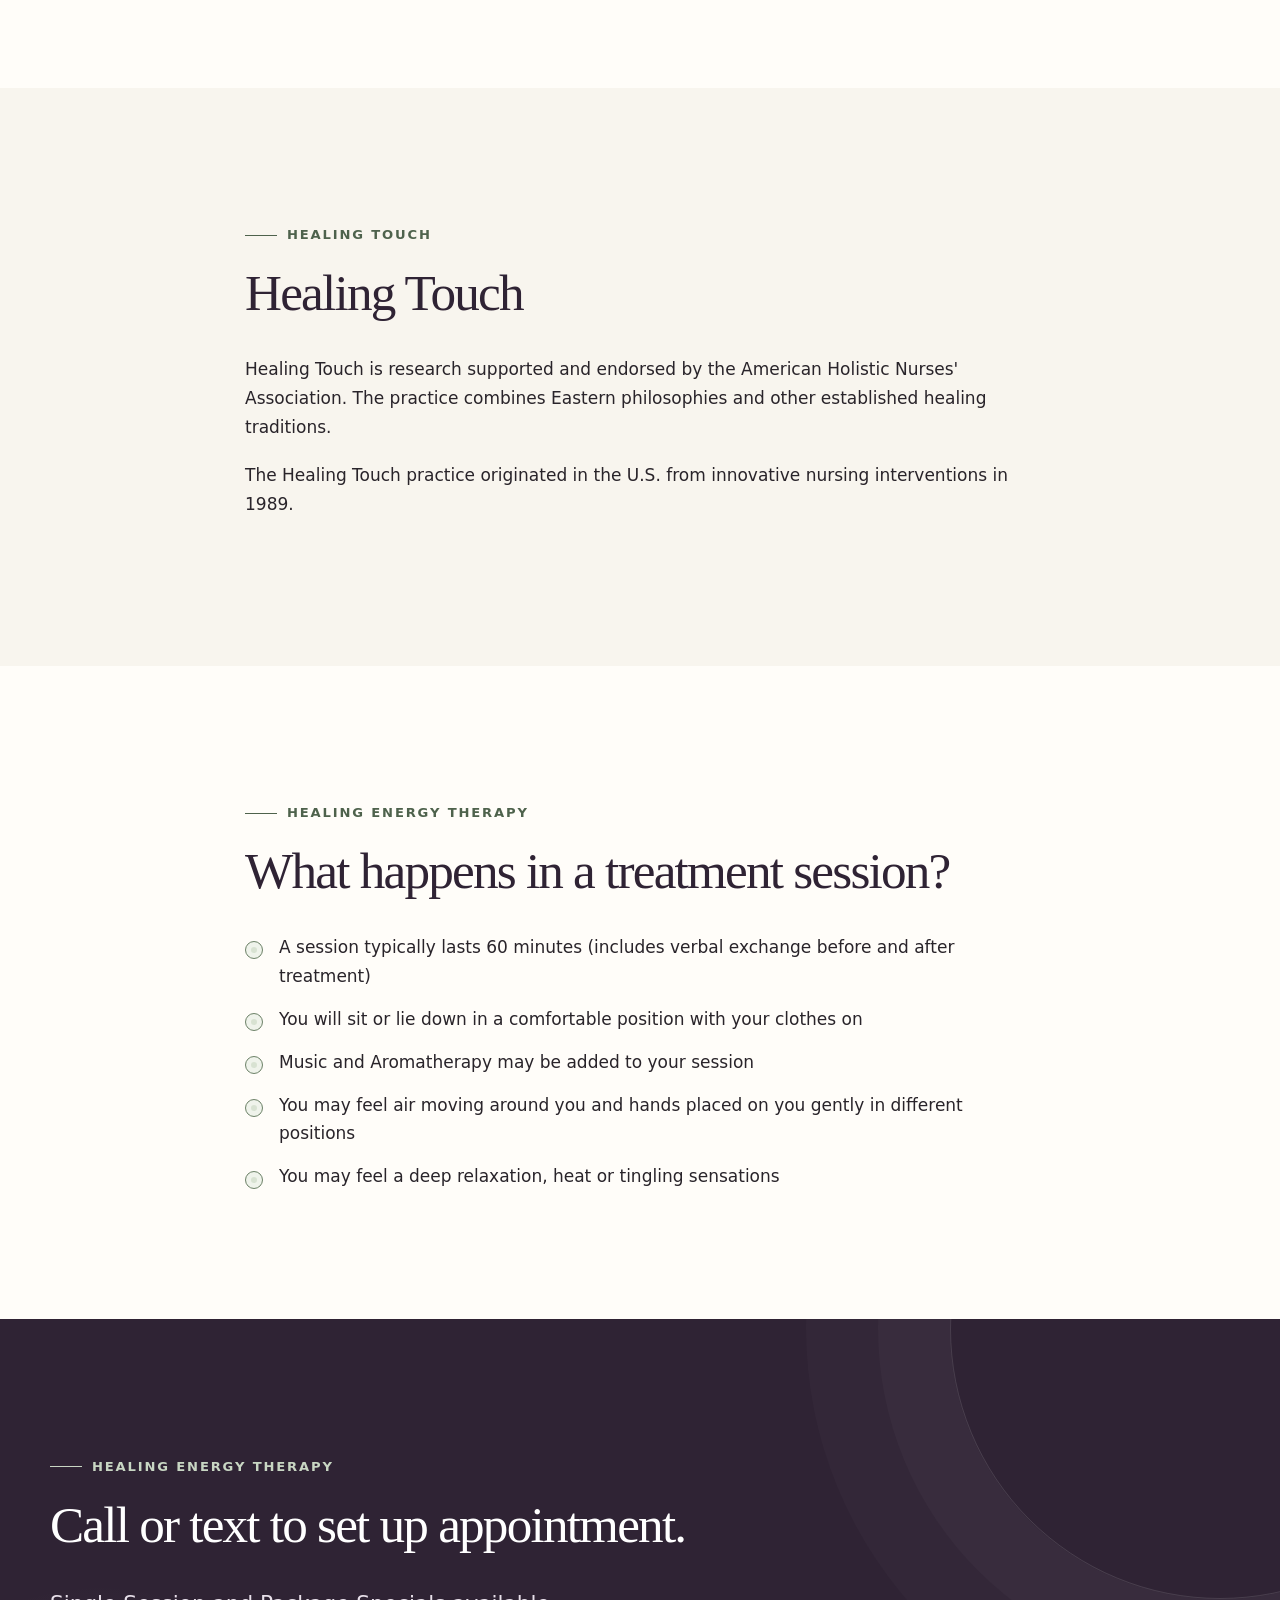
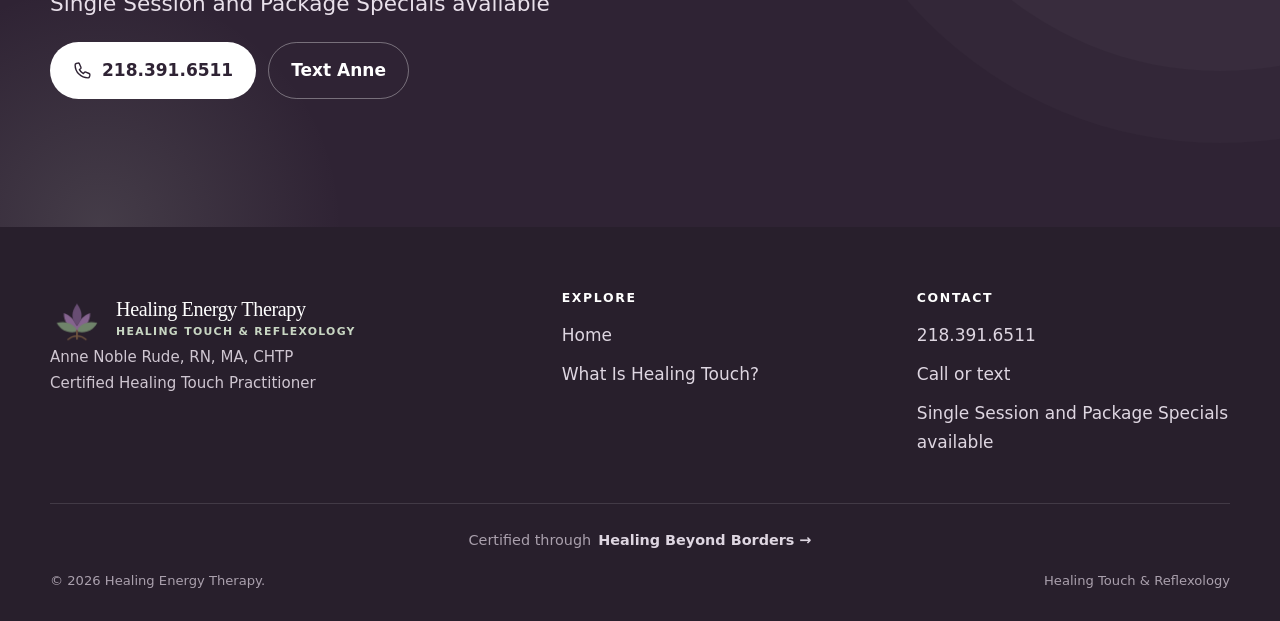
<file: what-is-healing-touch/index.html>
<!doctype html>
<html lang="en-US">
<head>
  <meta charset="utf-8">
  <meta name="viewport" content="width=device-width, initial-scale=1">
  <title>What Is Healing Touch? | Healing Energy Therapy</title>
  <meta name="description" content="Learn what Healing Touch is and what happens in a treatment session with Anne Noble Rude, RN, MA, CHTP.">
  <meta name="robots" content="index,follow,max-image-preview:large">
  <meta name="theme-color" content="#4f3a59">
  <link rel="canonical" href="https://anneshealingtouchtherapy.com/what-is-healing-touch/">
  <link rel="icon" href="../assets/images/healing-energy-icon.png" type="image/png">
  <link rel="apple-touch-icon" href="../assets/images/healing-energy-icon.png">
  <link rel="manifest" href="../site.webmanifest">
  <link rel="preload" as="image" href="../assets/images/lily-of-the-valley.webp" fetchpriority="high">
  <link rel="stylesheet" href="../assets/css/styles-v3.css">
  <script defer src="../assets/js/site-v2.js"></script>
  <meta property="og:type" content="article"><meta property="og:locale" content="en_US"><meta property="og:site_name" content="Healing Energy Therapy">
  <meta property="og:title" content="What Is Healing Touch? | Healing Energy Therapy">
  <meta property="og:description" content="Learn what Healing Touch is and what happens in a treatment session with Anne Noble Rude, RN, MA, CHTP.">
  <meta property="og:url" content="https://anneshealingtouchtherapy.com/what-is-healing-touch/">
  <meta property="og:image" content="https://anneshealingtouchtherapy.com/assets/images/healing-energy-social-share.webp">
  <meta name="twitter:card" content="summary_large_image"><meta name="twitter:title" content="What Is Healing Touch? | Healing Energy Therapy"><meta name="twitter:description" content="Learn what Healing Touch is and what happens in a treatment session."><meta name="twitter:image" content="https://anneshealingtouchtherapy.com/assets/images/healing-energy-social-share.webp">
</head>
<body>
<a class="screen-reader-text" href="#main-content">Skip to content</a>
<header class="het-site-header">
  <div class="het-container het-header-inner">
    <a class="het-brand" href="../" aria-label="Healing Energy Therapy home">
      <svg class="het-brand-mark" aria-hidden="true" viewBox="0 0 120 120" fill="none">
  <path d="M60 90C41 82 30 67 31 49c13 5 24 15 29 29 5-14 16-24 29-29 1 18-10 33-29 41Z" fill="#85638f"/>
  <path d="M60 77C48 65 45 48 60 28c15 20 12 37 0 49Z" fill="#684d73"/>
  <path d="M58 91c-20 3-34-4-43-20 17-5 32-1 43 12" fill="#6f836a"/>
  <path d="M62 91c20 3 34-4 43-20-17-5-32-1-43 12" fill="#6f836a"/>
  <path d="M60 88v18" stroke="#6f543f" stroke-width="4" stroke-linecap="round"/>
  <path d="M60 100c-8 0-15 3-20 8m20-8c8 0 15 3 20 8" stroke="#6f543f" stroke-width="3" stroke-linecap="round"/>
</svg>
      <span class="het-brand-text"><span class="het-brand-name">Healing Energy Therapy</span><span class="het-brand-subtitle">Healing Touch &amp; Reflexology</span></span>
    </a>
    <nav class="het-desktop-nav" aria-label="Primary navigation">
      <ul class="het-menu"><li><a href="../">Home</a></li><li><a aria-current="page" href="./">What Is Healing Touch?</a></li></ul>
      <a class="het-button het-header-button" href="tel:+12183916511"><svg aria-hidden="true" viewBox="0 0 24 24" fill="none"><path d="M8.2 3.7 10 7.8c.3.7.1 1.5-.5 2l-1.4 1.1c1.1 2.2 2.8 3.9 5 5l1.1-1.4c.5-.6 1.3-.8 2-.5l4.1 1.8c.8.4 1.2 1.2 1 2.1l-.5 2c-.2.8-.9 1.4-1.8 1.4C10 21.3 2.7 14 2.7 5c0-.9.6-1.6 1.4-1.8l2-.5c.9-.2 1.7.2 2.1 1Z" stroke="currentColor" stroke-width="1.8" stroke-linejoin="round"/></svg>Call Anne</a>
    </nav>
    <details class="het-mobile-menu">
      <summary><span class="screen-reader-text">Open menu</span><svg aria-hidden="true" viewBox="0 0 24 24" fill="none"><path d="M4 7h16M4 12h16M4 17h16" stroke="currentColor" stroke-width="2" stroke-linecap="round"/></svg></summary>
      <nav aria-label="Mobile navigation"><a href="../">Home</a><a aria-current="page" href="./">What Is Healing Touch?</a><a class="het-button" href="tel:+12183916511"><svg aria-hidden="true" viewBox="0 0 24 24" fill="none"><path d="M8.2 3.7 10 7.8c.3.7.1 1.5-.5 2l-1.4 1.1c1.1 2.2 2.8 3.9 5 5l1.1-1.4c.5-.6 1.3-.8 2-.5l4.1 1.8c.8.4 1.2 1.2 1 2.1l-.5 2c-.2.8-.9 1.4-1.8 1.4C10 21.3 2.7 14 2.7 5c0-.9.6-1.6 1.4-1.8l2-.5c.9-.2 1.7.2 2.1 1Z" stroke="currentColor" stroke-width="1.8" stroke-linejoin="round"/></svg>Call Anne</a></nav>
    </details>
  </div>
</header>
<main id="main-content">
  <section class="het-page-hero"><div class="het-container het-page-hero-grid"><div class="het-animate-in"><span class="het-kicker">Healing Energy Therapy</span><h1>What is Healing Touch?</h1><p class="het-lead">Healing Touch is an International Board Certified Energy Based Therapy.</p></div><div class="het-page-hero-image het-animate-in het-delay-1"><img src="../assets/images/lily-of-the-valley.webp" width="775" height="1000" alt="Purple bell-shaped flowers with water droplets" fetchpriority="high"></div></div></section>

  <section class="het-section"><div class="het-container het-content-grid"><article class="reveal reveal-left"><span class="het-kicker">Healing Touch</span><h2>What is Healing Touch?</h2><p class="het-lead">Healing Touch is an International Board Certified Energy Based Therapy.</p><p>The gentle, self-healing promoting techniques can be used exclusively or integrated with traditional medical care in treating conditions such as but not limited to:</p><ul class="het-feature-list" data-stagger><li>Acute and Chronic Pain</li><li>Depression and Anxiety</li><li>Sleep Disorders</li><li>Pre and Post-Surgery</li><li>Hospice Support</li><li>Acute and Chronic Illness</li><li>Emotional and Spiritual Challenges</li><li>Strengthen Immune System</li></ul></article><aside class="het-sticky-card reveal reveal-right"><svg class="het-service-icon" aria-hidden="true" viewBox="0 0 80 80" fill="none"><path d="M40 65C25 59 17 47 18 32c10 4 18 11 22 22 4-11 12-18 22-22 1 15-7 27-22 33Z" fill="#d9cce0" stroke="#684d73" stroke-width="2"/><path d="M40 53c-9-9-11-21 0-36 11 15 9 27 0 36Z" fill="#85638f"/></svg><h3>Anne Noble Rude</h3><p>RN, MA, CHTP</p><p>Certified Healing Touch Practitioner</p></aside></div></section>

  <section class="het-section het-section--soft"><div class="het-narrow reveal"><span class="het-kicker">Healing Touch</span><h2>Healing Touch</h2><p>Healing Touch is research supported and endorsed by the American Holistic Nurses' Association. The practice combines Eastern philosophies and other established healing traditions.</p><p>The Healing Touch practice originated in the U.S. from innovative nursing interventions in 1989.</p></div></section>

  <section class="het-section"><div class="het-narrow reveal"><span class="het-kicker">Healing Energy Therapy</span><h2>What happens in a treatment session?</h2><ul class="het-check-list"><li>A session typically lasts 60 minutes (includes verbal exchange before and after treatment)</li><li>You will sit or lie down in a comfortable position with your clothes on</li><li>Music and Aromatherapy may be added to your session</li><li>You may feel air moving around you and hands placed on you gently in different positions</li><li>You may feel a deep relaxation, heat or tingling sensations</li></ul></div></section>

  <section class="het-section het-cta"><div class="het-container reveal"><span class="het-kicker het-kicker-light">Healing Energy Therapy</span><h2>Call or text to set up appointment.</h2><p class="het-lead">Single Session and Package Specials available</p><div class="het-actions"><a class="het-button" href="tel:+12183916511"><svg aria-hidden="true" viewBox="0 0 24 24" fill="none"><path d="M8.2 3.7 10 7.8c.3.7.1 1.5-.5 2l-1.4 1.1c1.1 2.2 2.8 3.9 5 5l1.1-1.4c.5-.6 1.3-.8 2-.5l4.1 1.8c.8.4 1.2 1.2 1 2.1l-.5 2c-.2.8-.9 1.4-1.8 1.4C10 21.3 2.7 14 2.7 5c0-.9.6-1.6 1.4-1.8l2-.5c.9-.2 1.7.2 2.1 1Z" stroke="currentColor" stroke-width="1.8" stroke-linejoin="round"/></svg>218.391.6511</a><a class="het-button het-button--secondary" href="sms:+12183916511">Text Anne</a></div></div></section>
</main>
<footer class="het-site-footer">
  <div class="het-container">
    <div class="het-footer-grid" data-stagger>
      <div>
        <a class="het-brand" href="../"><svg class="het-brand-mark" aria-hidden="true" viewBox="0 0 120 120" fill="none">
  <path d="M60 90C41 82 30 67 31 49c13 5 24 15 29 29 5-14 16-24 29-29 1 18-10 33-29 41Z" fill="#85638f"/>
  <path d="M60 77C48 65 45 48 60 28c15 20 12 37 0 49Z" fill="#684d73"/>
  <path d="M58 91c-20 3-34-4-43-20 17-5 32-1 43 12" fill="#6f836a"/>
  <path d="M62 91c20 3 34-4 43-20-17-5-32-1-43 12" fill="#6f836a"/>
  <path d="M60 88v18" stroke="#6f543f" stroke-width="4" stroke-linecap="round"/>
  <path d="M60 100c-8 0-15 3-20 8m20-8c8 0 15 3 20 8" stroke="#6f543f" stroke-width="3" stroke-linecap="round"/>
</svg><span class="het-brand-text"><span class="het-brand-name">Healing Energy Therapy</span><span class="het-brand-subtitle">Healing Touch &amp; Reflexology</span></span></a>
        <p>Anne Noble Rude, RN, MA, CHTP<br>Certified Healing Touch Practitioner</p>
      </div>
      <div><h2 class="het-footer-title">Explore</h2><ul class="het-footer-links"><li><a href="../">Home</a></li><li><a href="./">What Is Healing Touch?</a></li></ul></div>
      <div><h2 class="het-footer-title">Contact</h2><ul class="het-footer-links"><li><a href="tel:+12183916511">218.391.6511</a></li><li><a href="sms:+12183916511">Call or text</a></li><li>Single Session and Package Specials available</li></ul></div>
    </div>
    <div class="het-footer-certification"><span>Certified through</span><a href="https://www.healingbeyondborders.org/" rel="external noopener noreferrer">Healing Beyond Borders</a></div>
    <div class="het-footer-bottom"><span>&copy; <span data-current-year>2026</span> Healing Energy Therapy.</span><span>Healing Touch &amp; Reflexology</span></div>
  </div>
</footer>
</body>
</html>
</file>
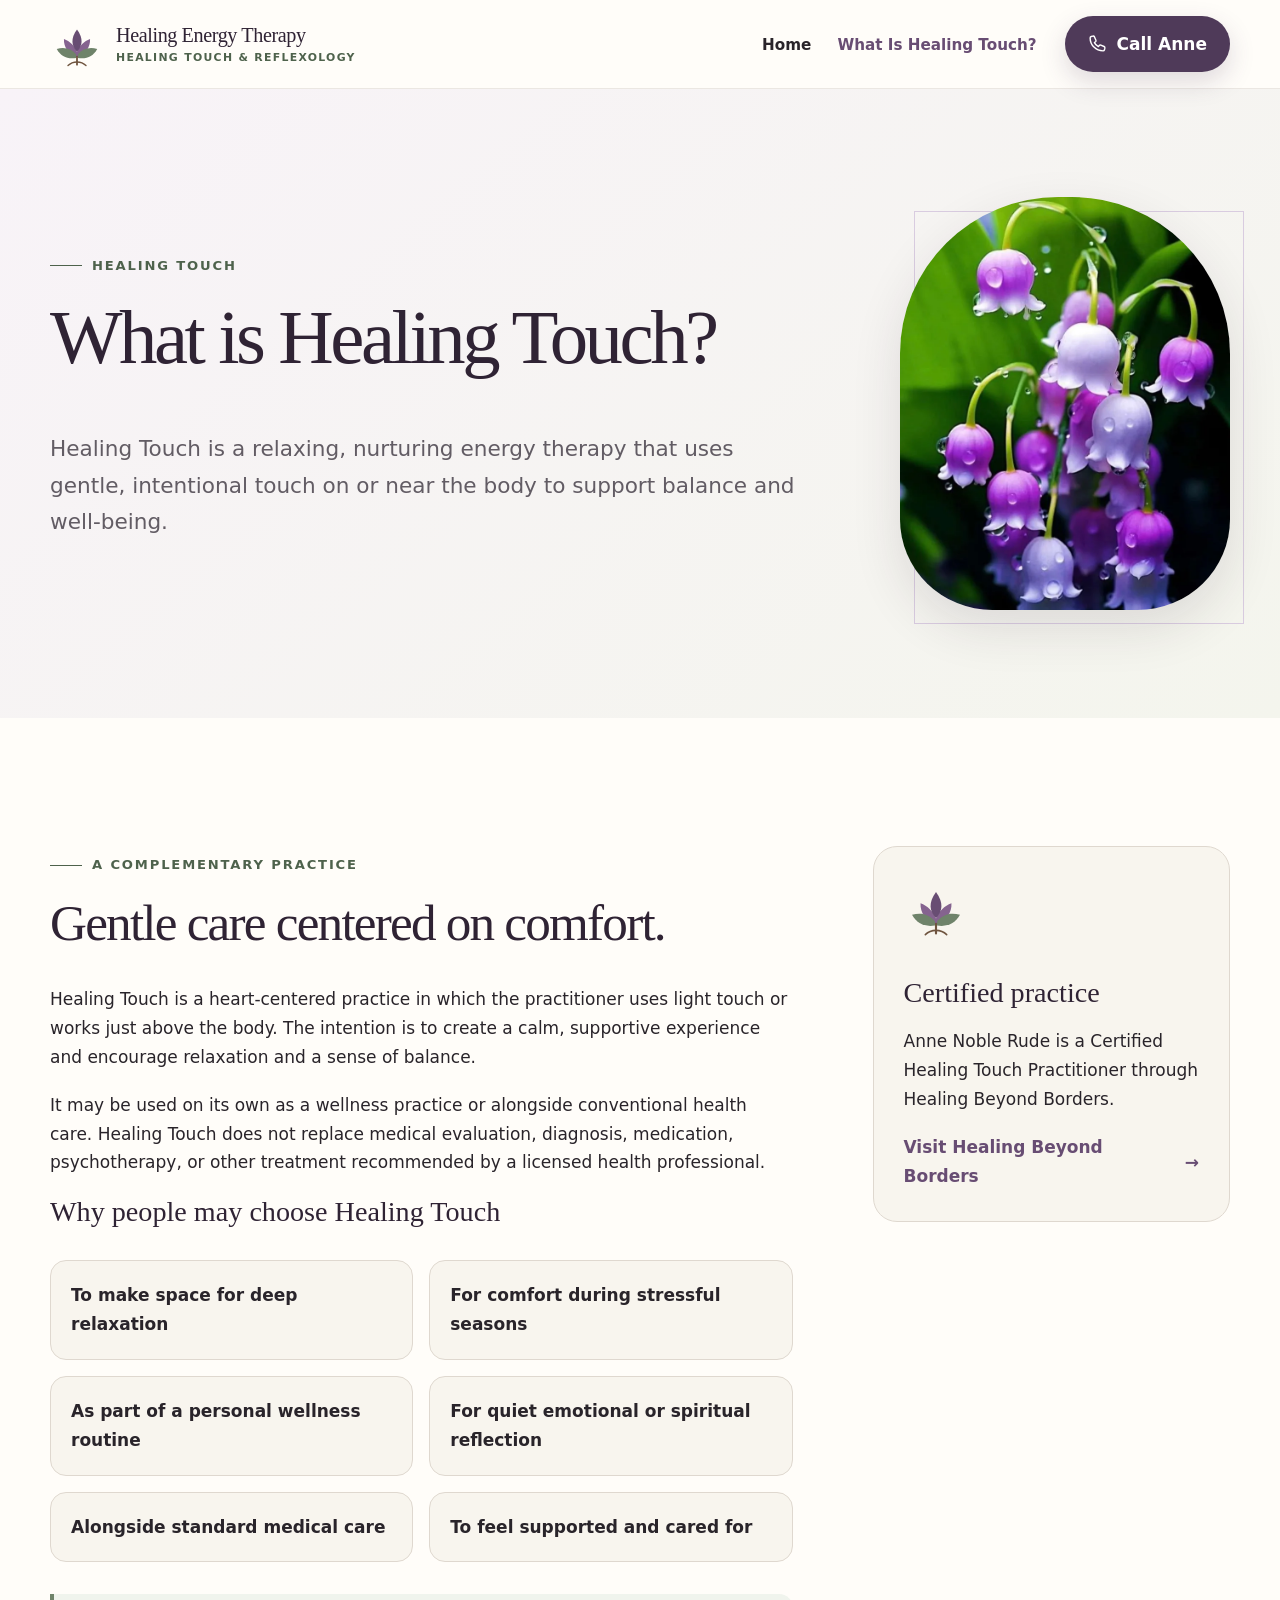
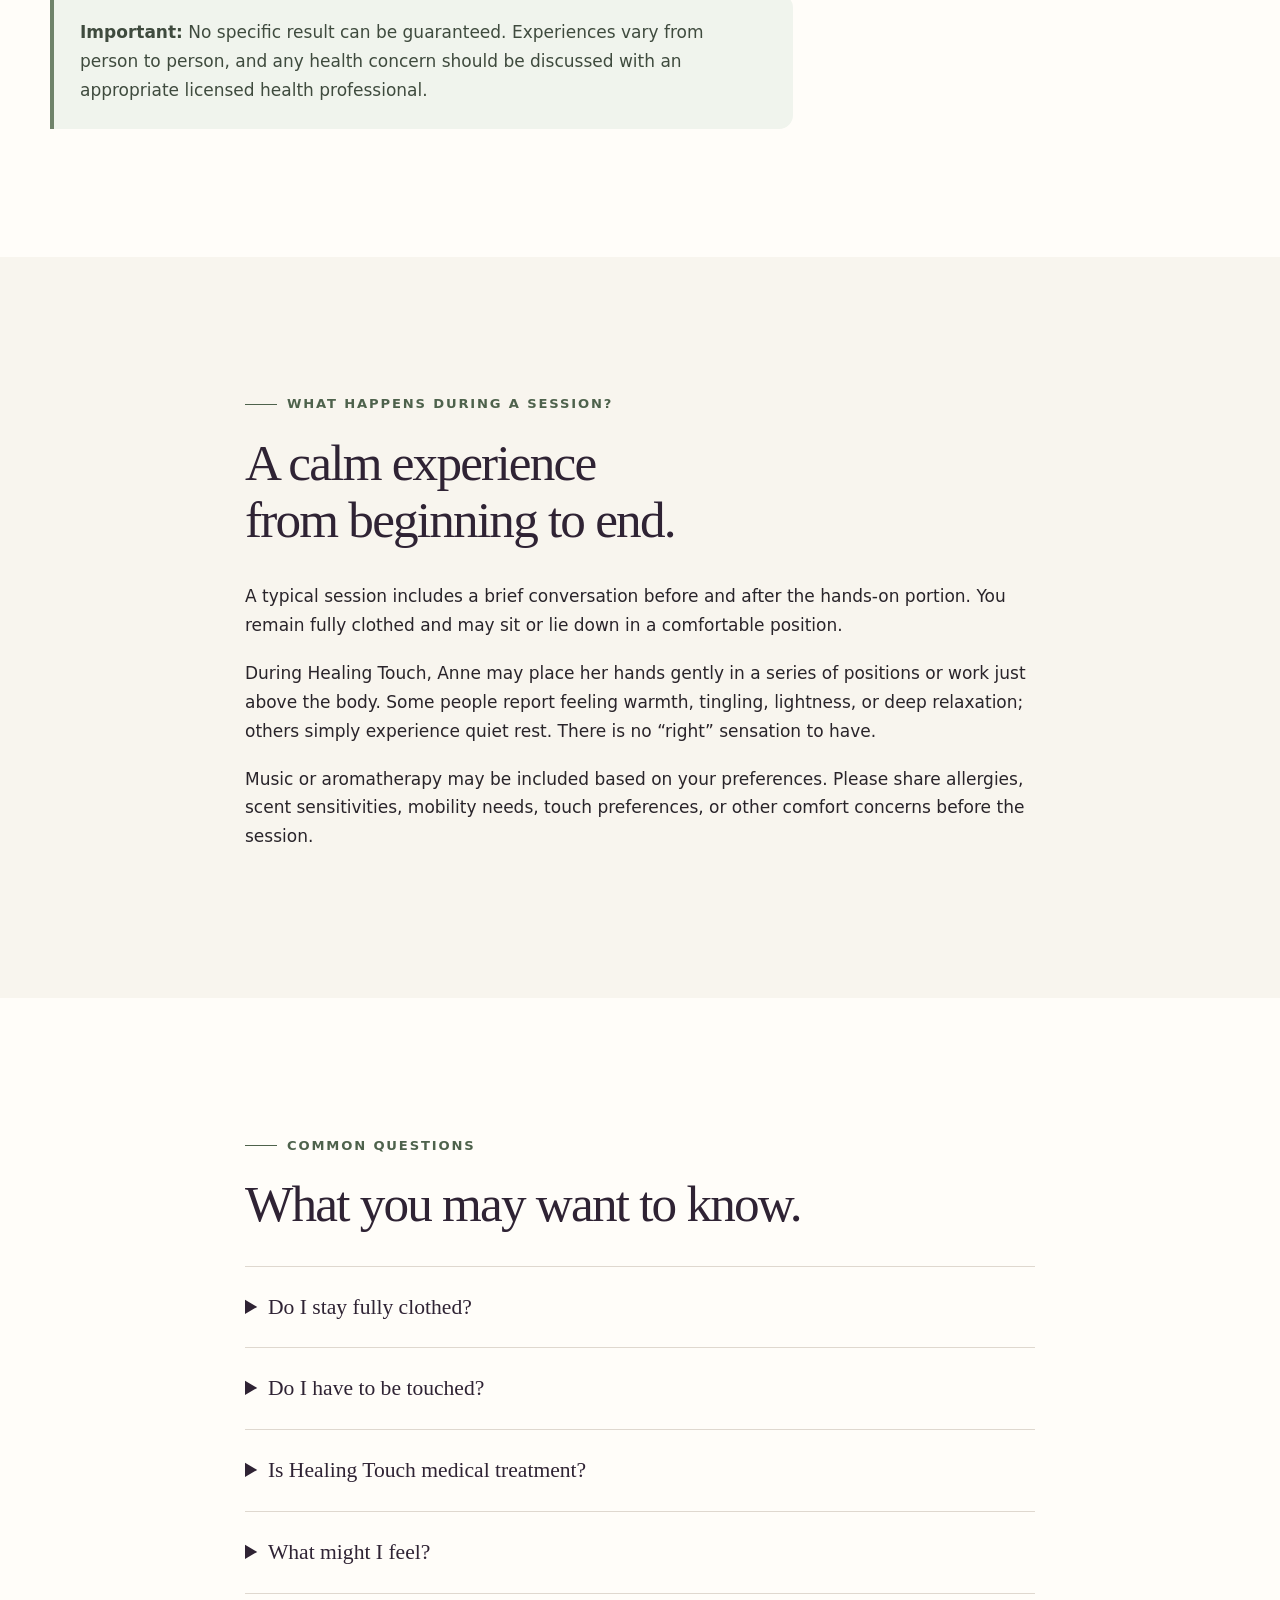
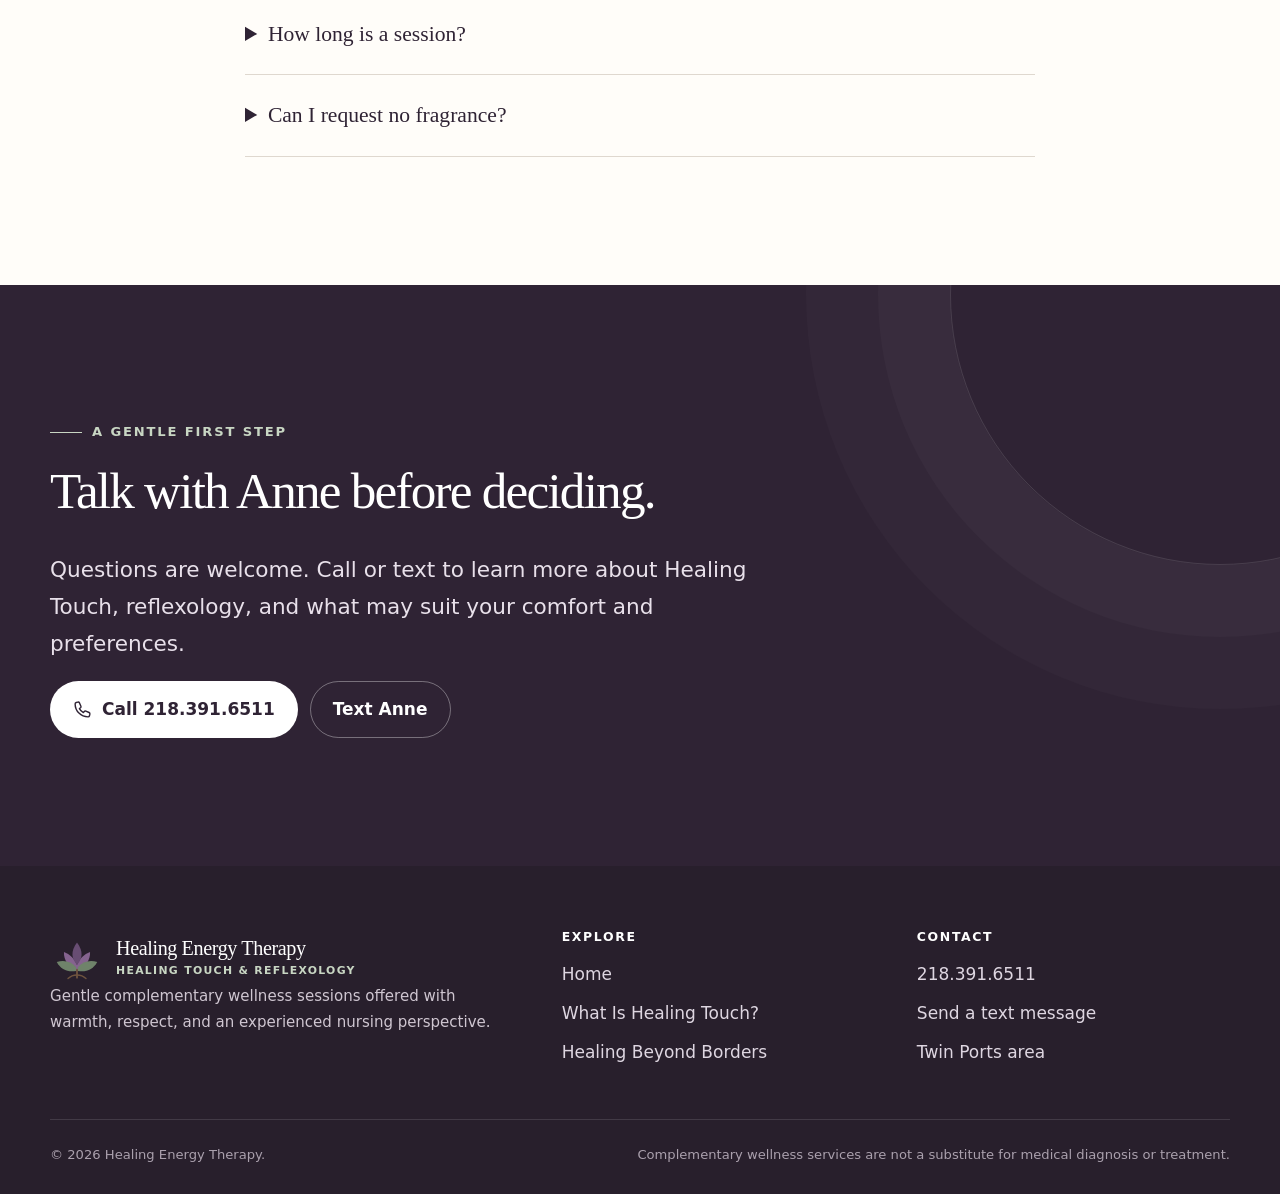
<file: annes-github-pages-upload/what-is-healing-touch/index.html>
<!doctype html>
<html lang="en-US">
<head>
  <meta charset="utf-8">
  <meta name="viewport" content="width=device-width, initial-scale=1">
  <title>What Is Healing Touch? | Healing Energy Therapy</title>
  <meta name="description" content="Learn what Healing Touch is, how a session works, what you may experience, and answers to common questions from Anne Noble Rude, RN, MA, CHTP.">
  <meta name="robots" content="index,follow,max-image-preview:large">
  <meta name="theme-color" content="#4f3a59">
  <link rel="canonical" href="https://anneshealingtouchtherapy.com/what-is-healing-touch/">
  <link rel="icon" href="../assets/images/healing-energy-icon.png" type="image/png">
  <link rel="apple-touch-icon" href="../assets/images/healing-energy-icon.png">
  <link rel="manifest" href="../site.webmanifest">
  <link rel="preload" as="image" href="../assets/images/lily-of-the-valley.webp" fetchpriority="high">
  <link rel="stylesheet" href="../assets/css/styles-v1.css">
  <script defer src="../assets/js/site-v1.js"></script>
  <meta property="og:type" content="website"><meta property="og:locale" content="en_US"><meta property="og:site_name" content="Healing Energy Therapy">
  <meta property="og:title" content="What Is Healing Touch? | Healing Energy Therapy">
  <meta property="og:description" content="Learn what Healing Touch is, what a session is like, and answers to common questions.">
  <meta property="og:url" content="https://anneshealingtouchtherapy.com/what-is-healing-touch/">
  <meta property="og:image" content="https://anneshealingtouchtherapy.com/assets/images/healing-energy-social-share.webp"><meta property="og:image:width" content="1200"><meta property="og:image:height" content="630"><meta property="og:image:alt" content="Healing Energy Therapy lotus logo with soft purple flowers">
  <meta name="twitter:card" content="summary_large_image"><meta name="twitter:title" content="What Is Healing Touch? | Healing Energy Therapy"><meta name="twitter:description" content="Learn what Healing Touch is, what a session is like, and answers to common questions."><meta name="twitter:image" content="https://anneshealingtouchtherapy.com/assets/images/healing-energy-social-share.webp">
  <script type="application/ld+json">{"@context":"https://schema.org","@type":"WebPage","@id":"https://anneshealingtouchtherapy.com/what-is-healing-touch/#webpage","url":"https://anneshealingtouchtherapy.com/what-is-healing-touch/","name":"What Is Healing Touch? | Healing Energy Therapy","description":"Learn what Healing Touch is, what happens during a session, and answers to common questions.","isPartOf":{"@id":"https://anneshealingtouchtherapy.com/#website"},"about":{"@type":"Thing","name":"Healing Touch"},"provider":{"@id":"https://anneshealingtouchtherapy.com/#organization"}}</script>
</head>
<body>
<a class="screen-reader-text" href="#main-content">Skip to content</a>
<header class="het-site-header">
  <div class="het-container het-header-inner">
    <a class="het-brand" href="../" aria-label="Healing Energy Therapy home">
      <svg class="het-brand-mark" aria-hidden="true" viewBox="0 0 120 120" fill="none">
  <path d="M60 90C41 82 30 67 31 49c13 5 24 15 29 29 5-14 16-24 29-29 1 18-10 33-29 41Z" fill="#85638f"/>
  <path d="M60 77C48 65 45 48 60 28c15 20 12 37 0 49Z" fill="#684d73"/>
  <path d="M58 91c-20 3-34-4-43-20 17-5 32-1 43 12" fill="#6f836a"/>
  <path d="M62 91c20 3 34-4 43-20-17-5-32-1-43 12" fill="#6f836a"/>
  <path d="M60 88v18" stroke="#6f543f" stroke-width="4" stroke-linecap="round"/>
  <path d="M60 100c-8 0-15 3-20 8m20-8c8 0 15 3 20 8" stroke="#6f543f" stroke-width="3" stroke-linecap="round"/>
</svg>
      <span class="het-brand-text"><span class="het-brand-name">Healing Energy Therapy</span><span class="het-brand-subtitle">Healing Touch &amp; Reflexology</span></span>
    </a>
    <nav class="het-desktop-nav" aria-label="Primary navigation">
      <ul class="het-menu"><li><a href="../">Home</a></li><li><a aria-current="page" href="./">What Is Healing Touch?</a></li></ul>
      <a class="het-button het-header-button" href="tel:+12183916511"><svg aria-hidden="true" viewBox="0 0 24 24" fill="none"><path d="M8.2 3.7 10 7.8c.3.7.1 1.5-.5 2l-1.4 1.1c1.1 2.2 2.8 3.9 5 5l1.1-1.4c.5-.6 1.3-.8 2-.5l4.1 1.8c.8.4 1.2 1.2 1 2.1l-.5 2c-.2.8-.9 1.4-1.8 1.4C10 21.3 2.7 14 2.7 5c0-.9.6-1.6 1.4-1.8l2-.5c.9-.2 1.7.2 2.1 1Z" stroke="currentColor" stroke-width="1.8" stroke-linejoin="round"/></svg>Call Anne</a>
    </nav>
    <details class="het-mobile-menu">
      <summary><span class="screen-reader-text">Open menu</span><svg aria-hidden="true" viewBox="0 0 24 24" fill="none"><path d="M4 7h16M4 12h16M4 17h16" stroke="currentColor" stroke-width="2" stroke-linecap="round"/></svg></summary>
      <nav aria-label="Mobile navigation"><a href="../">Home</a><a aria-current="page" href="./">What Is Healing Touch?</a><a class="het-button" href="tel:+12183916511"><svg aria-hidden="true" viewBox="0 0 24 24" fill="none"><path d="M8.2 3.7 10 7.8c.3.7.1 1.5-.5 2l-1.4 1.1c1.1 2.2 2.8 3.9 5 5l1.1-1.4c.5-.6 1.3-.8 2-.5l4.1 1.8c.8.4 1.2 1.2 1 2.1l-.5 2c-.2.8-.9 1.4-1.8 1.4C10 21.3 2.7 14 2.7 5c0-.9.6-1.6 1.4-1.8l2-.5c.9-.2 1.7.2 2.1 1Z" stroke="currentColor" stroke-width="1.8" stroke-linejoin="round"/></svg>Call Anne</a></nav>
    </details>
  </div>
</header>
<main id="main-content">
  <section class="het-page-hero"><div class="het-container het-page-hero-grid"><div class="het-animate-in"><span class="het-kicker">Healing Touch</span><h1>What is Healing Touch?</h1><p class="het-lead">Healing Touch is a relaxing, nurturing energy therapy that uses gentle, intentional touch on or near the body to support balance and well-being.</p></div><div class="het-page-hero-image het-animate-in het-delay-1"><img src="../assets/images/lily-of-the-valley.webp" width="775" height="1000" alt="Purple bell-shaped flowers with water droplets" fetchpriority="high"></div></div></section>

  <section class="het-section"><div class="het-container het-content-grid"><article class="reveal"><span class="het-kicker">A complementary practice</span><h2>Gentle care centered on comfort.</h2><p>Healing Touch is a heart-centered practice in which the practitioner uses light touch or works just above the body. The intention is to create a calm, supportive experience and encourage relaxation and a sense of balance.</p><p>It may be used on its own as a wellness practice or alongside conventional health care. Healing Touch does not replace medical evaluation, diagnosis, medication, psychotherapy, or other treatment recommended by a licensed health professional.</p><h3>Why people may choose Healing Touch</h3><ul class="het-feature-list"><li>To make space for deep relaxation</li><li>For comfort during stressful seasons</li><li>As part of a personal wellness routine</li><li>For quiet emotional or spiritual reflection</li><li>Alongside standard medical care</li><li>To feel supported and cared for</li></ul><div class="het-notice"><strong>Important:</strong> No specific result can be guaranteed. Experiences vary from person to person, and any health concern should be discussed with an appropriate licensed health professional.</div></article><aside class="het-sticky-card reveal"><svg class="het-service-icon" aria-hidden="true" viewBox="0 0 120 120" fill="none">
  <path d="M60 90C41 82 30 67 31 49c13 5 24 15 29 29 5-14 16-24 29-29 1 18-10 33-29 41Z" fill="#85638f"/>
  <path d="M60 77C48 65 45 48 60 28c15 20 12 37 0 49Z" fill="#684d73"/>
  <path d="M58 91c-20 3-34-4-43-20 17-5 32-1 43 12" fill="#6f836a"/>
  <path d="M62 91c20 3 34-4 43-20-17-5-32-1-43 12" fill="#6f836a"/>
  <path d="M60 88v18" stroke="#6f543f" stroke-width="4" stroke-linecap="round"/>
  <path d="M60 100c-8 0-15 3-20 8m20-8c8 0 15 3 20 8" stroke="#6f543f" stroke-width="3" stroke-linecap="round"/>
</svg><h3>Certified practice</h3><p>Anne Noble Rude is a Certified Healing Touch Practitioner through Healing Beyond Borders.</p><a class="het-text-link" href="https://www.healingbeyondborders.org/" rel="external noopener noreferrer">Visit Healing Beyond Borders</a></aside></div></section>

  <section class="het-section het-section--soft"><div class="het-narrow reveal"><span class="het-kicker">What happens during a session?</span><h2>A calm experience from beginning to end.</h2><p>A typical session includes a brief conversation before and after the hands-on portion. You remain fully clothed and may sit or lie down in a comfortable position.</p><p>During Healing Touch, Anne may place her hands gently in a series of positions or work just above the body. Some people report feeling warmth, tingling, lightness, or deep relaxation; others simply experience quiet rest. There is no “right” sensation to have.</p><p>Music or aromatherapy may be included based on your preferences. Please share allergies, scent sensitivities, mobility needs, touch preferences, or other comfort concerns before the session.</p></div></section>

  <section class="het-section"><div class="het-narrow reveal"><span class="het-kicker">Common questions</span><h2>What you may want to know.</h2><div class="het-faq"><details><summary>Do I stay fully clothed?</summary><p>Yes. Healing Touch sessions are provided while you remain fully clothed.</p></details><details><summary>Do I have to be touched?</summary><p>No. Techniques can be performed with hands just above the body. Your preferences and consent guide the session at all times.</p></details><details><summary>Is Healing Touch medical treatment?</summary><p>No. It is a complementary wellness practice and should not be used in place of medical or mental health care.</p></details><details><summary>What might I feel?</summary><p>Experiences vary. You may notice relaxation, warmth, tingling, lightness, or no particular sensation. All of those experiences are normal.</p></details><details><summary>How long is a session?</summary><p>A typical session is approximately 60 minutes, including a brief conversation before and after the treatment portion. Call or text Anne to confirm the current session format.</p></details><details><summary>Can I request no fragrance?</summary><p>Yes. Aromatherapy is optional. Please mention allergies or scent sensitivities before your appointment.</p></details></div></div></section>

  <section class="het-section het-cta"><div class="het-container reveal"><span class="het-kicker het-kicker-light">A gentle first step</span><h2>Talk with Anne before deciding.</h2><p class="het-lead">Questions are welcome. Call or text to learn more about Healing Touch, reflexology, and what may suit your comfort and preferences.</p><div class="het-actions"><a class="het-button" href="tel:+12183916511"><svg aria-hidden="true" viewBox="0 0 24 24" fill="none"><path d="M8.2 3.7 10 7.8c.3.7.1 1.5-.5 2l-1.4 1.1c1.1 2.2 2.8 3.9 5 5l1.1-1.4c.5-.6 1.3-.8 2-.5l4.1 1.8c.8.4 1.2 1.2 1 2.1l-.5 2c-.2.8-.9 1.4-1.8 1.4C10 21.3 2.7 14 2.7 5c0-.9.6-1.6 1.4-1.8l2-.5c.9-.2 1.7.2 2.1 1Z" stroke="currentColor" stroke-width="1.8" stroke-linejoin="round"/></svg>Call 218.391.6511</a><a class="het-button het-button--secondary" href="sms:+12183916511">Text Anne</a></div></div></section>
</main>
<footer class="het-site-footer">
  <div class="het-container">
    <div class="het-footer-grid">
      <div>
        <a class="het-brand" href="../"><svg class="het-brand-mark" aria-hidden="true" viewBox="0 0 120 120" fill="none">
  <path d="M60 90C41 82 30 67 31 49c13 5 24 15 29 29 5-14 16-24 29-29 1 18-10 33-29 41Z" fill="#85638f"/>
  <path d="M60 77C48 65 45 48 60 28c15 20 12 37 0 49Z" fill="#684d73"/>
  <path d="M58 91c-20 3-34-4-43-20 17-5 32-1 43 12" fill="#6f836a"/>
  <path d="M62 91c20 3 34-4 43-20-17-5-32-1-43 12" fill="#6f836a"/>
  <path d="M60 88v18" stroke="#6f543f" stroke-width="4" stroke-linecap="round"/>
  <path d="M60 100c-8 0-15 3-20 8m20-8c8 0 15 3 20 8" stroke="#6f543f" stroke-width="3" stroke-linecap="round"/>
</svg><span class="het-brand-text"><span class="het-brand-name">Healing Energy Therapy</span><span class="het-brand-subtitle">Healing Touch &amp; Reflexology</span></span></a>
        <p>Gentle complementary wellness sessions offered with warmth, respect, and an experienced nursing perspective.</p>
      </div>
      <div><h2 class="het-footer-title">Explore</h2><ul class="het-footer-links"><li><a href="../">Home</a></li><li><a href="./">What Is Healing Touch?</a></li><li><a href="https://www.healingbeyondborders.org/" rel="external noopener noreferrer">Healing Beyond Borders</a></li></ul></div>
      <div><h2 class="het-footer-title">Contact</h2><ul class="het-footer-links"><li><a href="tel:+12183916511">218.391.6511</a></li><li><a href="sms:+12183916511">Send a text message</a></li><li>Twin Ports area</li></ul></div>
    </div>
    <div class="het-footer-bottom"><span>&copy; <span data-current-year>2026</span> Healing Energy Therapy.</span><span>Complementary wellness services are not a substitute for medical diagnosis or treatment.</span></div>
  </div>
</footer>
</body>
</html>
</file>
<file: assets/css/styles-v3.css>
:root {
  --het-plum-950:#2f2334;--het-plum-800:#4f3a59;--het-plum-650:#684d73;--het-plum-200:#d9cce0;
  --het-sage-800:#4e624c;--het-sage-650:#6f836a;--het-sage-200:#d8e2d2;--het-bark-800:#5f4a3c;
  --het-cream:#f8f5ee;--het-ivory:#fffdf9;--het-ink:#29242a;--het-muted:#625c64;--het-border:#dfd8cf;
  --het-shadow:0 18px 50px rgba(47,35,52,.12);--het-radius:24px;--het-radius-lg:40px;--het-container:1180px;
}
*,*::before,*::after{box-sizing:border-box}html{scroll-behavior:smooth}body{margin:0;color:var(--het-ink);background:var(--het-ivory);font-family:ui-sans-serif,system-ui,-apple-system,BlinkMacSystemFont,"Segoe UI",sans-serif;font-size:17px;line-height:1.7;-webkit-font-smoothing:antialiased}img{max-width:100%;height:auto;display:block}a{color:var(--het-plum-650);text-decoration-thickness:1px;text-underline-offset:3px}a:hover{color:var(--het-plum-950)}button,input,textarea,select{font:inherit}button,a{-webkit-tap-highlight-color:transparent}:focus-visible{outline:3px solid #b08bc0;outline-offset:4px}h1,h2,h3,h4{margin:0 0 .65em;color:var(--het-plum-950);font-family:Georgia,"Times New Roman",serif;font-weight:500;line-height:1.12;text-wrap:balance}h1{font-size:clamp(2.65rem,6vw,5.6rem);letter-spacing:-.045em}h2{font-size:clamp(2.15rem,4vw,3.8rem);letter-spacing:-.035em}h3{font-size:clamp(1.4rem,2.2vw,1.95rem)}p{margin:0 0 1.2rem}ul,ol{padding-left:1.25rem}.screen-reader-text{position:absolute!important;width:1px;height:1px;padding:0;margin:-1px;overflow:hidden;clip:rect(0,0,0,0);white-space:nowrap;border:0}.screen-reader-text:focus{position:fixed!important;top:12px;left:12px;z-index:100000;width:auto;height:auto;padding:12px 16px;margin:0;clip:auto;background:#fff;color:var(--het-ink);border-radius:8px}.het-container{width:min(calc(100% - 40px),var(--het-container));margin-inline:auto}.het-narrow{width:min(calc(100% - 40px),790px);margin-inline:auto}.het-section{padding:clamp(72px,10vw,132px) 0;position:relative}.het-section--soft{background:var(--het-cream)}.het-section--sage{background:#eff3eb}.het-kicker{display:inline-flex;align-items:center;gap:10px;margin-bottom:18px;color:var(--het-sage-800);font-size:.82rem;font-weight:800;letter-spacing:.14em;text-transform:uppercase}.het-kicker::before{content:"";width:32px;height:1px;background:currentColor}.het-kicker-light{color:#c8d6c3}.het-lead{max-width:760px;font-size:clamp(1.12rem,2vw,1.35rem);color:var(--het-muted)}.het-centered{text-align:center}.het-centered .het-lead{margin-inline:auto}.het-button{display:inline-flex;align-items:center;justify-content:center;gap:10px;min-height:50px;padding:13px 22px;border:1px solid transparent;border-radius:999px;background:var(--het-plum-800);color:#fff;font-weight:750;text-decoration:none;box-shadow:0 10px 26px rgba(79,58,89,.18);transition:transform .18s ease,background .18s ease,box-shadow .18s ease}.het-button:hover{color:#fff;background:var(--het-plum-950);transform:translateY(-2px);box-shadow:0 14px 30px rgba(47,35,52,.24)}.het-button--secondary{background:transparent;color:var(--het-plum-950);border-color:var(--het-plum-200);box-shadow:none}.het-button--secondary:hover{color:var(--het-plum-950);background:#fff}.het-button svg{width:19px;height:19px}.het-actions{display:flex;flex-wrap:wrap;gap:12px;align-items:center}.het-site-header{position:sticky;top:0;z-index:1000;background:rgba(255,253,249,.94);border-bottom:1px solid rgba(95,74,60,.12);backdrop-filter:blur(14px)}.het-header-inner{min-height:88px;display:flex;align-items:center;justify-content:space-between;gap:28px}.het-brand{display:flex;align-items:center;gap:12px;color:var(--het-plum-950);text-decoration:none;min-width:0}.het-brand:hover{color:var(--het-plum-950)}.het-brand-mark{width:54px;flex:0 0 54px}.het-brand-text{display:flex;flex-direction:column;line-height:1.08}.het-brand-name{font-family:Georgia,"Times New Roman",serif;font-size:1.26rem;letter-spacing:-.02em}.het-brand-subtitle{margin-top:5px;color:var(--het-sage-800);font-size:.68rem;font-weight:800;letter-spacing:.12em;text-transform:uppercase}.het-desktop-nav{display:flex;align-items:center;gap:28px}.het-menu{display:flex;align-items:center;gap:26px;padding:0;margin:0;list-style:none}.het-menu a{color:var(--het-ink);font-size:.95rem;font-weight:700;text-decoration:none}.het-menu a:hover,.het-menu a[aria-current="page"]{color:var(--het-plum-650)}.het-header-button{white-space:nowrap}.het-mobile-menu{display:none;position:relative}.het-mobile-menu summary{display:grid;place-items:center;width:48px;height:48px;cursor:pointer;list-style:none;border-radius:50%}.het-mobile-menu summary::-webkit-details-marker{display:none}.het-mobile-menu summary svg{width:28px}.het-mobile-menu nav{position:absolute;top:58px;right:0;display:grid;gap:4px;width:min(310px,calc(100vw - 28px));padding:18px;background:var(--het-ivory);border:1px solid var(--het-border);border-radius:18px;box-shadow:var(--het-shadow)}.het-mobile-menu nav>a:not(.het-button){padding:10px 8px;color:var(--het-ink);font-weight:700;text-decoration:none;border-radius:8px}.het-mobile-menu nav>a:not(.het-button):hover{background:var(--het-cream)}.het-mobile-menu .het-button{margin-top:8px}.het-hero{overflow:hidden;position:relative;padding:clamp(62px,9vw,116px) 0 clamp(76px,10vw,128px);background:radial-gradient(circle at 12% 20%,rgba(217,204,224,.45),transparent 31%),radial-gradient(circle at 88% 78%,rgba(216,226,210,.65),transparent 30%),linear-gradient(135deg,#fffdf9 0%,#f6f0f7 48%,#f1f4ec 100%)}.het-hero::after{content:"";position:absolute;width:520px;height:520px;right:-240px;top:40px;border:1px solid rgba(104,77,115,.13);border-radius:50%;box-shadow:0 0 0 58px rgba(104,77,115,.035),0 0 0 116px rgba(111,131,106,.035)}.het-hero-grid{display:grid;grid-template-columns:1.05fr .95fr;gap:clamp(42px,8vw,96px);align-items:center;position:relative;z-index:1}.het-hero-copy p{max-width:650px;color:var(--het-muted);font-size:clamp(1.08rem,2vw,1.27rem)}.het-credential{display:inline-flex;flex-wrap:wrap;gap:7px 14px;margin:10px 0 30px;color:var(--het-bark-800);font-size:.96rem;font-weight:800}.het-credential span+span::before{content:"•";margin-right:14px;color:var(--het-sage-650)}.het-hero-visual{position:relative;min-height:540px}.het-hero-photo{position:absolute;inset:0 10% 0 8%;border-radius:48% 48% 32% 32%/38% 38% 25% 25%;overflow:hidden;box-shadow:var(--het-shadow);background:var(--het-plum-200)}.het-hero-photo img{width:100%;height:100%;object-fit:cover;object-position:center}.het-hero-card{position:absolute;right:0;bottom:38px;max-width:270px;padding:22px 24px;border:1px solid rgba(255,255,255,.65);border-radius:22px;background:rgba(255,253,249,.92);box-shadow:0 16px 45px rgba(47,35,52,.16);backdrop-filter:blur(12px)}.het-hero-card strong{display:block;margin-bottom:4px;color:var(--het-plum-950);font-family:Georgia,serif;font-size:1.22rem;font-weight:500}.het-hero-card span{color:var(--het-muted);font-size:.92rem}.het-botanical{position:absolute;left:0;bottom:14px;width:118px;opacity:.82}.het-intro-grid{display:grid;grid-template-columns:.9fr 1.1fr;gap:clamp(42px,8vw,100px);align-items:center}.het-image-frame{position:relative}.het-image-frame img{width:100%;aspect-ratio:4/5;object-fit:cover;border-radius:var(--het-radius-lg);box-shadow:var(--het-shadow)}.het-image-frame::before{content:"";position:absolute;inset:-18px 18px 18px -18px;border:1px solid var(--het-sage-200);border-radius:var(--het-radius-lg);z-index:-1}.het-check-list{display:grid;gap:14px;margin:28px 0 0;padding:0;list-style:none}.het-check-list li{position:relative;padding-left:34px}.het-check-list li::before{content:"";position:absolute;left:0;top:.5em;width:18px;height:18px;border-radius:50%;background:var(--het-sage-200);box-shadow:inset 0 0 0 5px #eff3eb;border:1px solid var(--het-sage-650)}.het-card-grid{display:grid;grid-template-columns:repeat(2,minmax(0,1fr));gap:24px;margin-top:48px}.het-service-card{position:relative;overflow:hidden;min-height:420px;padding:clamp(30px,5vw,54px);border:1px solid var(--het-border);border-radius:var(--het-radius);background:#fff;box-shadow:0 12px 36px rgba(47,35,52,.07)}.het-service-card::after{content:"";position:absolute;right:-65px;bottom:-65px;width:210px;height:210px;border-radius:50%;background:rgba(216,226,210,.55)}.het-service-card:nth-child(2)::after{background:rgba(217,204,224,.5)}.het-service-icon{width:64px;height:64px;margin-bottom:28px}.het-service-card p{max-width:520px;color:var(--het-muted)}.het-text-link{display:inline-flex;align-items:center;gap:8px;font-weight:800;text-decoration:none}.het-text-link::after{content:"→";transition:transform .18s ease}.het-text-link:hover::after{transform:translateX(4px)}.het-steps{display:grid;grid-template-columns:repeat(3,minmax(0,1fr));gap:22px;margin-top:50px;counter-reset:step}.het-step{padding:30px;border-radius:var(--het-radius);background:#fff;border:1px solid var(--het-border)}.het-step::before{counter-increment:step;content:"0" counter(step);display:block;margin-bottom:24px;color:var(--het-sage-650);font-family:Georgia,serif;font-size:1.35rem}.het-step p{color:var(--het-muted);font-size:.98rem}.het-practitioner{display:grid;grid-template-columns:1.1fr .9fr;gap:clamp(42px,8vw,100px);align-items:center}.het-quote-card{padding:clamp(32px,6vw,60px);border-radius:var(--het-radius-lg);color:#fff;background:var(--het-plum-800);box-shadow:var(--het-shadow)}.het-quote-card p{font-family:Georgia,serif;font-size:clamp(1.35rem,2.4vw,2.05rem);line-height:1.45}.het-quote-card small{display:block;margin-top:22px;color:#e8deec;font-weight:700}.het-cta{overflow:hidden;color:#fff;background:var(--het-plum-950)}.het-cta::before{content:"";position:absolute;width:540px;height:540px;right:-210px;top:-260px;border-radius:50%;border:1px solid rgba(255,255,255,.12);box-shadow:0 0 0 72px rgba(255,255,255,.025),0 0 0 144px rgba(255,255,255,.018)}.het-cta h2,.het-cta h3{color:#fff}.het-cta p{max-width:720px;color:#e8e0ea}.het-cta .het-button{background:#fff;color:var(--het-plum-950);box-shadow:none}.het-cta .het-button:hover{background:var(--het-cream);color:var(--het-plum-950)}.het-cta .het-button--secondary{background:transparent;color:#fff;border-color:rgba(255,255,255,.35)}.het-cta .het-button--secondary:hover{background:rgba(255,255,255,.08);color:#fff}.het-page-hero{overflow:hidden;position:relative;padding:clamp(60px,9vw,108px) 0;background:linear-gradient(140deg,#f8f3f8 0%,#f4f5ed 100%)}.het-page-hero-grid{display:grid;grid-template-columns:1.2fr .55fr;gap:clamp(38px,7vw,84px);align-items:center}.het-page-hero .het-lead{max-width:820px}.het-page-hero-image{max-width:330px;justify-self:end;position:relative}.het-page-hero-image img{aspect-ratio:4/5;object-fit:cover;border-radius:48% 48% 28% 28%/38% 38% 22% 22%;box-shadow:var(--het-shadow)}.het-page-hero-image::after{content:"";position:absolute;inset:14px -14px -14px 14px;border:1px solid var(--het-plum-200);border-radius:inherit;z-index:-1}.het-content-grid{display:grid;grid-template-columns:minmax(0,1.35fr) minmax(280px,.65fr);gap:clamp(42px,7vw,80px);align-items:start}.het-sticky-card{position:sticky;top:120px;padding:30px;border-radius:var(--het-radius);border:1px solid var(--het-border);background:var(--het-cream)}.het-feature-list{display:grid;grid-template-columns:repeat(2,minmax(0,1fr));gap:16px;margin:32px 0;padding:0;list-style:none}.het-feature-list li{padding:20px;border-radius:16px;background:var(--het-cream);border:1px solid var(--het-border);font-weight:700}.het-notice{padding:24px 26px;border-left:4px solid var(--het-sage-650);border-radius:0 14px 14px 0;background:#f0f4ed;color:#3f4b3e}.het-faq{border-top:1px solid var(--het-border)}.het-faq details{border-bottom:1px solid var(--het-border)}.het-faq summary{padding:22px 0;color:var(--het-plum-950);font-family:Georgia,serif;font-size:1.35rem;cursor:pointer}.het-faq details p{padding:0 0 22px;color:var(--het-muted)}.het-site-footer{padding:64px 0 28px;color:#ded6e1;background:#281f2c}.het-footer-grid{display:grid;grid-template-columns:1.2fr .8fr .8fr;gap:42px}.het-site-footer .het-brand{color:#fff}.het-site-footer .het-brand-subtitle{color:#c8d6c3}.het-site-footer p{max-width:480px;color:#cfc6d1;font-size:.94rem}.het-footer-title{margin-bottom:16px;color:#fff;font-family:inherit;font-size:.78rem;font-weight:800;letter-spacing:.13em;text-transform:uppercase}.het-footer-links{padding:0;margin:0;list-style:none}.het-footer-links li+li{margin-top:10px}.het-footer-links a{color:#ded6e1;text-decoration:none}.het-footer-links a:hover{color:#fff}.het-footer-bottom{display:flex;justify-content:space-between;gap:20px;margin-top:52px;padding-top:24px;border-top:1px solid rgba(255,255,255,.12);color:#aaa0ad;font-size:.82rem}.het-animate-in{animation:hetRise .72s both}.het-delay-1{animation-delay:.14s}.reveal{opacity:1;transform:none}.reveal-ready .reveal{opacity:0;transform:translateY(24px);transition:opacity .65s ease,transform .65s ease}.reveal-ready .reveal.is-visible{opacity:1;transform:none}@keyframes hetRise{from{opacity:0;transform:translateY(18px)}to{opacity:1;transform:none}}
@media(max-width:960px){.het-desktop-nav{display:none}.het-mobile-menu{display:block}.het-hero-grid,.het-intro-grid,.het-practitioner,.het-content-grid,.het-page-hero-grid{grid-template-columns:1fr}.het-hero-visual{min-height:480px;max-width:620px;width:100%;margin-inline:auto}.het-intro-grid .het-image-frame{max-width:620px}.het-sticky-card{position:static}.het-page-hero-image{display:none}.het-footer-grid{grid-template-columns:1fr 1fr}.het-footer-grid>:first-child{grid-column:1/-1}}
@media(max-width:680px){body{font-size:16px}.het-container,.het-narrow{width:min(calc(100% - 28px),var(--het-container))}.het-header-inner{min-height:76px}.het-brand-mark{width:46px;flex-basis:46px}.het-brand-name{font-size:1.05rem}.het-brand-subtitle{font-size:.58rem}.het-hero{padding-top:48px}.het-hero-visual{min-height:400px}.het-hero-photo{inset:0 3%}.het-hero-card{right:3%;bottom:16px;max-width:235px;padding:17px 18px}.het-botanical{width:86px}.het-card-grid,.het-steps,.het-feature-list,.het-footer-grid{grid-template-columns:1fr}.het-service-card{min-height:0}.het-footer-grid>:first-child{grid-column:auto}.het-footer-bottom{flex-direction:column}.het-actions{align-items:stretch}.het-actions .het-button{width:100%}.het-credential{display:grid;gap:2px}.het-credential span+span::before{content:none}.het-mobile-menu nav{right:-2px}}
@media(prefers-reduced-motion:reduce){html{scroll-behavior:auto}*,*::before,*::after{animation-duration:.01ms!important;animation-iteration-count:1!important;transition-duration:.01ms!important}.reveal-ready .reveal{opacity:1;transform:none}}

/* ==============================================================
   Refined motion and interaction layer — v2
   The movement is intentionally slow and subtle to suit a wellness
   practice. Every effect is disabled for reduced-motion visitors.
   ============================================================== */

:root{
  --het-ease-out:cubic-bezier(.22,1,.36,1);
  --het-ease-soft:cubic-bezier(.25,.46,.45,.94);
}

/* Header polish */
.het-site-header{
  transition:min-height .32s var(--het-ease-out),background .32s ease,box-shadow .32s ease,border-color .32s ease;
}
.het-site-header.is-scrolled{
  background:rgba(255,253,249,.975);
  border-bottom-color:rgba(95,74,60,.18);
  box-shadow:0 12px 36px rgba(47,35,52,.08);
}
.het-site-header.is-scrolled .het-header-inner{min-height:76px}
.het-header-inner{transition:min-height .32s var(--het-ease-out)}

/* Logo bloom on first load */
.het-brand-mark path{transform-box:fill-box;transform-origin:center;animation:hetLogoBloom .72s var(--het-ease-out) both}
.het-brand-mark path:nth-child(2){animation-delay:.08s}
.het-brand-mark path:nth-child(3),.het-brand-mark path:nth-child(4){animation-delay:.15s}
.het-brand-mark path:nth-child(5),.het-brand-mark path:nth-child(6){animation-delay:.22s}
@keyframes hetLogoBloom{from{opacity:0;transform:scale(.72) translateY(4px)}to{opacity:1;transform:scale(1) translateY(0)}}

/* Ambient hero movement */
.het-hero::before{
  content:"";
  position:absolute;
  left:-170px;
  top:-210px;
  width:520px;
  height:520px;
  border-radius:50%;
  background:radial-gradient(circle,rgba(133,99,143,.13),rgba(133,99,143,0) 68%);
  filter:blur(2px);
  animation:hetOrbDrift 15s ease-in-out infinite alternate;
}
.het-hero::after{animation:hetRingDrift 18s ease-in-out infinite alternate;will-change:transform}
.het-hero-photo{
  translate:calc(var(--het-parallax-x,0) * -7px) calc(var(--het-parallax-y,0) * -7px);
  transition:translate .35s var(--het-ease-soft),box-shadow .4s ease;
  will-change:translate;
}
.het-hero-photo img{animation:hetPhotoBreathe 16s ease-in-out infinite alternate;will-change:transform}
.het-hero-card{
  translate:calc(var(--het-parallax-x,0) * 10px) calc(var(--het-parallax-y,0) * 10px);
  animation:hetCardFloat 6s ease-in-out 1.1s infinite;
  transition:translate .35s var(--het-ease-soft),box-shadow .35s ease;
  will-change:translate,transform;
}
.het-botanical{
  translate:calc(var(--het-parallax-x,0) * 13px) calc(var(--het-parallax-y,0) * 13px);
  animation:hetBotanicalSway 7.5s ease-in-out .6s infinite;
  filter:drop-shadow(0 10px 16px rgba(47,35,52,.12));
  transform-origin:50% 88%;
  will-change:translate,transform;
}
@keyframes hetPhotoBreathe{from{transform:scale(1.01)}to{transform:scale(1.065)}}
@keyframes hetCardFloat{0%,100%{transform:translateY(0) rotate(-.25deg)}50%{transform:translateY(-8px) rotate(.25deg)}}
@keyframes hetBotanicalSway{0%,100%{transform:translateY(0) rotate(-2deg)}50%{transform:translateY(-8px) rotate(2deg)}}
@keyframes hetOrbDrift{from{transform:translate3d(0,0,0) scale(1)}to{transform:translate3d(60px,48px,0) scale(1.12)}}
@keyframes hetRingDrift{from{transform:translate3d(0,0,0) rotate(0)}to{transform:translate3d(-35px,24px,0) rotate(8deg)}}

/* Animated scroll cue */
.het-scroll-cue{
  position:absolute;
  left:50%;
  bottom:22px;
  z-index:3;
  display:flex;
  flex-direction:column;
  align-items:center;
  gap:3px;
  color:var(--het-sage-800);
  font-size:.67rem;
  font-weight:850;
  letter-spacing:.16em;
  text-decoration:none;
  text-transform:uppercase;
  transform:translateX(-50%);
}
.het-scroll-cue svg{width:22px;height:22px;animation:hetScrollNudge 2.1s ease-in-out infinite}
.het-scroll-cue:hover{color:var(--het-plum-650)}
@keyframes hetScrollNudge{0%,100%{transform:translateY(0);opacity:.72}50%{transform:translateY(7px);opacity:1}}

/* More dimensional imagery */
.het-image-frame,.het-page-hero-image{isolation:isolate}
.het-image-frame img,.het-page-hero-image img{transition:transform .85s var(--het-ease-out),filter .6s ease}
.het-image-frame:hover img,.het-page-hero-image:hover img{transform:scale(1.025);filter:saturate(1.04)}
.het-image-frame::after{
  content:"";
  position:absolute;
  inset:14% -7% auto auto;
  z-index:-2;
  width:170px;
  aspect-ratio:1;
  border-radius:50%;
  background:rgba(217,204,224,.28);
  filter:blur(1px);
  animation:hetSoftPulse 8s ease-in-out infinite;
}
@keyframes hetSoftPulse{0%,100%{transform:scale(.92);opacity:.55}50%{transform:scale(1.08);opacity:.9}}

/* Premium hover feedback */
.het-button{position:relative;overflow:hidden;isolation:isolate}
.het-button::after{
  content:"";
  position:absolute;
  inset:-40% auto -40% -55%;
  z-index:-1;
  width:38%;
  background:linear-gradient(90deg,transparent,rgba(255,255,255,.32),transparent);
  transform:skewX(-18deg);
  transition:left .62s var(--het-ease-out);
}
.het-button:hover::after{left:120%}
.het-button--secondary::after{background:linear-gradient(90deg,transparent,rgba(104,77,115,.09),transparent)}

.het-service-card,.het-step,.het-feature-list li,.het-sticky-card{
  transition:transform .42s var(--het-ease-out),box-shadow .42s ease,border-color .42s ease,background .42s ease;
}
.het-service-card:hover{
  transform:translateY(-9px);
  border-color:rgba(104,77,115,.28);
  box-shadow:0 26px 60px rgba(47,35,52,.13);
}
.het-service-card::after{transition:transform .7s var(--het-ease-out),opacity .7s ease}
.het-service-card:hover::after{transform:scale(1.22);opacity:.86}
.het-service-icon{transition:transform .5s var(--het-ease-out),filter .5s ease;transform-origin:center}
.het-service-card:hover .het-service-icon{transform:translateY(-4px) rotate(-3deg) scale(1.06);filter:drop-shadow(0 10px 10px rgba(47,35,52,.12))}
.het-step:hover,.het-feature-list li:hover,.het-sticky-card:hover{
  transform:translateY(-5px);
  border-color:rgba(111,131,106,.34);
  box-shadow:0 18px 38px rgba(47,35,52,.09);
}

/* Refined scroll reveals with optional direction and stagger */
.reveal-ready .reveal{
  opacity:0;
  transform:translateY(34px) scale(.985);
  filter:blur(3px);
  transition:
    opacity .85s var(--het-ease-out) var(--reveal-delay,0ms),
    transform .85s var(--het-ease-out) var(--reveal-delay,0ms),
    filter .7s ease var(--reveal-delay,0ms);
}
.reveal-ready .reveal-left{transform:translateX(-42px) scale(.985)}
.reveal-ready .reveal-right{transform:translateX(42px) scale(.985)}
.reveal-ready .reveal.is-visible{opacity:1;transform:none;filter:none}

/* Decorative heading flourish */
.het-centered h2::after{
  content:"";
  display:block;
  width:54px;
  height:2px;
  margin:25px auto 0;
  border-radius:999px;
  background:linear-gradient(90deg,var(--het-plum-200),var(--het-sage-650),var(--het-plum-200));
  transform:scaleX(.35);
  opacity:.7;
  transition:transform .85s var(--het-ease-out),opacity .85s ease;
}
.het-centered.is-visible h2::after,.het-centered:hover h2::after{transform:scaleX(1);opacity:1}

/* Page hero motion */
.het-page-hero::before{
  content:"";
  position:absolute;
  width:430px;
  height:430px;
  left:-230px;
  bottom:-300px;
  border-radius:50%;
  border:1px solid rgba(111,131,106,.14);
  box-shadow:0 0 0 58px rgba(111,131,106,.035),0 0 0 116px rgba(104,77,115,.025);
  animation:hetRingDrift 18s ease-in-out infinite alternate-reverse;
}
.het-page-hero-image{animation:hetPageImageFloat 7s ease-in-out 1s infinite}
@keyframes hetPageImageFloat{0%,100%{transform:translateY(0) rotate(-.35deg)}50%{transform:translateY(-10px) rotate(.35deg)}}

/* FAQ interaction */
.het-faq summary{position:relative;padding-right:46px;transition:color .25s ease}
.het-faq summary::after{
  content:"+";
  position:absolute;
  right:2px;
  top:50%;
  display:grid;
  place-items:center;
  width:30px;
  height:30px;
  border:1px solid var(--het-plum-200);
  border-radius:50%;
  color:var(--het-plum-650);
  font-family:ui-sans-serif,system-ui,sans-serif;
  font-size:1.35rem;
  font-weight:400;
  line-height:1;
  transform:translateY(-50%);
  transition:transform .35s var(--het-ease-out),background .35s ease,color .35s ease;
}
.het-faq details[open] summary{color:var(--het-plum-650)}
.het-faq details[open] summary::after{transform:translateY(-50%) rotate(45deg);background:var(--het-plum-800);color:#fff}
.het-faq details[open] p{animation:hetFaqOpen .42s var(--het-ease-out) both}
@keyframes hetFaqOpen{from{opacity:0;transform:translateY(-8px)}to{opacity:1;transform:none}}

/* CTA glow */
.het-cta::after{
  content:"";
  position:absolute;
  left:-160px;
  bottom:-260px;
  width:520px;
  height:520px;
  border-radius:50%;
  background:radial-gradient(circle,rgba(200,214,195,.14),transparent 66%);
  animation:hetOrbDrift 13s ease-in-out infinite alternate-reverse;
}
.het-cta>.het-container{position:relative;z-index:2}

@media(max-width:960px){
  .het-scroll-cue{display:none}
  .het-hero-photo,.het-hero-card,.het-botanical{translate:0 0}
}

@media(max-width:680px){
  .het-service-card:hover,.het-step:hover,.het-feature-list li:hover,.het-sticky-card:hover{transform:none}
  .het-hero-card{animation-duration:7.5s}
  .reveal-ready .reveal-left,.reveal-ready .reveal-right{transform:translateY(26px) scale(.99)}
}

@media(prefers-reduced-motion:reduce){
  .het-site-header,.het-header-inner,.het-brand-mark path,.het-hero::before,.het-hero::after,
  .het-hero-photo,.het-hero-photo img,.het-hero-card,.het-botanical,.het-scroll-cue svg,
  .het-image-frame img,.het-page-hero-image,.het-page-hero-image img,.het-image-frame::after,
  .het-cta::after,.het-service-card,.het-step,.het-feature-list li,.het-sticky-card{
    animation:none!important;
    transition-duration:.01ms!important;
    translate:0 0!important;
    transform:none!important;
  }
  .reveal-ready .reveal{opacity:1;transform:none;filter:none}
}


/* Certification attribution at the bottom of the site */
.het-footer-certification{
  display:flex;
  flex-wrap:wrap;
  justify-content:center;
  align-items:center;
  gap:7px;
  margin-top:46px;
  padding-top:24px;
  border-top:1px solid rgba(255,255,255,.12);
  color:#aaa0ad;
  font-size:.9rem;
}
.het-footer-certification a{
  color:#ded6e1;
  font-weight:800;
  text-decoration:none;
}
.het-footer-certification a::after{
  content:" →";
}
.het-footer-certification a:hover{
  color:#fff;
}
.het-footer-certification + .het-footer-bottom{
  margin-top:18px;
  padding-top:0;
  border-top:0;
}
</file>
<file: annes-github-pages-upload/assets/css/styles-v1.css>
:root {
  --het-plum-950:#2f2334;--het-plum-800:#4f3a59;--het-plum-650:#684d73;--het-plum-200:#d9cce0;
  --het-sage-800:#4e624c;--het-sage-650:#6f836a;--het-sage-200:#d8e2d2;--het-bark-800:#5f4a3c;
  --het-cream:#f8f5ee;--het-ivory:#fffdf9;--het-ink:#29242a;--het-muted:#625c64;--het-border:#dfd8cf;
  --het-shadow:0 18px 50px rgba(47,35,52,.12);--het-radius:24px;--het-radius-lg:40px;--het-container:1180px;
}
*,*::before,*::after{box-sizing:border-box}html{scroll-behavior:smooth}body{margin:0;color:var(--het-ink);background:var(--het-ivory);font-family:ui-sans-serif,system-ui,-apple-system,BlinkMacSystemFont,"Segoe UI",sans-serif;font-size:17px;line-height:1.7;-webkit-font-smoothing:antialiased}img{max-width:100%;height:auto;display:block}a{color:var(--het-plum-650);text-decoration-thickness:1px;text-underline-offset:3px}a:hover{color:var(--het-plum-950)}button,input,textarea,select{font:inherit}button,a{-webkit-tap-highlight-color:transparent}:focus-visible{outline:3px solid #b08bc0;outline-offset:4px}h1,h2,h3,h4{margin:0 0 .65em;color:var(--het-plum-950);font-family:Georgia,"Times New Roman",serif;font-weight:500;line-height:1.12;text-wrap:balance}h1{font-size:clamp(2.65rem,6vw,5.6rem);letter-spacing:-.045em}h2{font-size:clamp(2.15rem,4vw,3.8rem);letter-spacing:-.035em}h3{font-size:clamp(1.4rem,2.2vw,1.95rem)}p{margin:0 0 1.2rem}ul,ol{padding-left:1.25rem}.screen-reader-text{position:absolute!important;width:1px;height:1px;padding:0;margin:-1px;overflow:hidden;clip:rect(0,0,0,0);white-space:nowrap;border:0}.screen-reader-text:focus{position:fixed!important;top:12px;left:12px;z-index:100000;width:auto;height:auto;padding:12px 16px;margin:0;clip:auto;background:#fff;color:var(--het-ink);border-radius:8px}.het-container{width:min(calc(100% - 40px),var(--het-container));margin-inline:auto}.het-narrow{width:min(calc(100% - 40px),790px);margin-inline:auto}.het-section{padding:clamp(72px,10vw,132px) 0;position:relative}.het-section--soft{background:var(--het-cream)}.het-section--sage{background:#eff3eb}.het-kicker{display:inline-flex;align-items:center;gap:10px;margin-bottom:18px;color:var(--het-sage-800);font-size:.82rem;font-weight:800;letter-spacing:.14em;text-transform:uppercase}.het-kicker::before{content:"";width:32px;height:1px;background:currentColor}.het-kicker-light{color:#c8d6c3}.het-lead{max-width:760px;font-size:clamp(1.12rem,2vw,1.35rem);color:var(--het-muted)}.het-centered{text-align:center}.het-centered .het-lead{margin-inline:auto}.het-button{display:inline-flex;align-items:center;justify-content:center;gap:10px;min-height:50px;padding:13px 22px;border:1px solid transparent;border-radius:999px;background:var(--het-plum-800);color:#fff;font-weight:750;text-decoration:none;box-shadow:0 10px 26px rgba(79,58,89,.18);transition:transform .18s ease,background .18s ease,box-shadow .18s ease}.het-button:hover{color:#fff;background:var(--het-plum-950);transform:translateY(-2px);box-shadow:0 14px 30px rgba(47,35,52,.24)}.het-button--secondary{background:transparent;color:var(--het-plum-950);border-color:var(--het-plum-200);box-shadow:none}.het-button--secondary:hover{color:var(--het-plum-950);background:#fff}.het-button svg{width:19px;height:19px}.het-actions{display:flex;flex-wrap:wrap;gap:12px;align-items:center}.het-site-header{position:sticky;top:0;z-index:1000;background:rgba(255,253,249,.94);border-bottom:1px solid rgba(95,74,60,.12);backdrop-filter:blur(14px)}.het-header-inner{min-height:88px;display:flex;align-items:center;justify-content:space-between;gap:28px}.het-brand{display:flex;align-items:center;gap:12px;color:var(--het-plum-950);text-decoration:none;min-width:0}.het-brand:hover{color:var(--het-plum-950)}.het-brand-mark{width:54px;flex:0 0 54px}.het-brand-text{display:flex;flex-direction:column;line-height:1.08}.het-brand-name{font-family:Georgia,"Times New Roman",serif;font-size:1.26rem;letter-spacing:-.02em}.het-brand-subtitle{margin-top:5px;color:var(--het-sage-800);font-size:.68rem;font-weight:800;letter-spacing:.12em;text-transform:uppercase}.het-desktop-nav{display:flex;align-items:center;gap:28px}.het-menu{display:flex;align-items:center;gap:26px;padding:0;margin:0;list-style:none}.het-menu a{color:var(--het-ink);font-size:.95rem;font-weight:700;text-decoration:none}.het-menu a:hover,.het-menu a[aria-current="page"]{color:var(--het-plum-650)}.het-header-button{white-space:nowrap}.het-mobile-menu{display:none;position:relative}.het-mobile-menu summary{display:grid;place-items:center;width:48px;height:48px;cursor:pointer;list-style:none;border-radius:50%}.het-mobile-menu summary::-webkit-details-marker{display:none}.het-mobile-menu summary svg{width:28px}.het-mobile-menu nav{position:absolute;top:58px;right:0;display:grid;gap:4px;width:min(310px,calc(100vw - 28px));padding:18px;background:var(--het-ivory);border:1px solid var(--het-border);border-radius:18px;box-shadow:var(--het-shadow)}.het-mobile-menu nav>a:not(.het-button){padding:10px 8px;color:var(--het-ink);font-weight:700;text-decoration:none;border-radius:8px}.het-mobile-menu nav>a:not(.het-button):hover{background:var(--het-cream)}.het-mobile-menu .het-button{margin-top:8px}.het-hero{overflow:hidden;position:relative;padding:clamp(62px,9vw,116px) 0 clamp(76px,10vw,128px);background:radial-gradient(circle at 12% 20%,rgba(217,204,224,.45),transparent 31%),radial-gradient(circle at 88% 78%,rgba(216,226,210,.65),transparent 30%),linear-gradient(135deg,#fffdf9 0%,#f6f0f7 48%,#f1f4ec 100%)}.het-hero::after{content:"";position:absolute;width:520px;height:520px;right:-240px;top:40px;border:1px solid rgba(104,77,115,.13);border-radius:50%;box-shadow:0 0 0 58px rgba(104,77,115,.035),0 0 0 116px rgba(111,131,106,.035)}.het-hero-grid{display:grid;grid-template-columns:1.05fr .95fr;gap:clamp(42px,8vw,96px);align-items:center;position:relative;z-index:1}.het-hero-copy p{max-width:650px;color:var(--het-muted);font-size:clamp(1.08rem,2vw,1.27rem)}.het-credential{display:inline-flex;flex-wrap:wrap;gap:7px 14px;margin:10px 0 30px;color:var(--het-bark-800);font-size:.96rem;font-weight:800}.het-credential span+span::before{content:"•";margin-right:14px;color:var(--het-sage-650)}.het-hero-visual{position:relative;min-height:540px}.het-hero-photo{position:absolute;inset:0 10% 0 8%;border-radius:48% 48% 32% 32%/38% 38% 25% 25%;overflow:hidden;box-shadow:var(--het-shadow);background:var(--het-plum-200)}.het-hero-photo img{width:100%;height:100%;object-fit:cover;object-position:center}.het-hero-card{position:absolute;right:0;bottom:38px;max-width:270px;padding:22px 24px;border:1px solid rgba(255,255,255,.65);border-radius:22px;background:rgba(255,253,249,.92);box-shadow:0 16px 45px rgba(47,35,52,.16);backdrop-filter:blur(12px)}.het-hero-card strong{display:block;margin-bottom:4px;color:var(--het-plum-950);font-family:Georgia,serif;font-size:1.22rem;font-weight:500}.het-hero-card span{color:var(--het-muted);font-size:.92rem}.het-botanical{position:absolute;left:0;bottom:14px;width:118px;opacity:.82}.het-intro-grid{display:grid;grid-template-columns:.9fr 1.1fr;gap:clamp(42px,8vw,100px);align-items:center}.het-image-frame{position:relative}.het-image-frame img{width:100%;aspect-ratio:4/5;object-fit:cover;border-radius:var(--het-radius-lg);box-shadow:var(--het-shadow)}.het-image-frame::before{content:"";position:absolute;inset:-18px 18px 18px -18px;border:1px solid var(--het-sage-200);border-radius:var(--het-radius-lg);z-index:-1}.het-check-list{display:grid;gap:14px;margin:28px 0 0;padding:0;list-style:none}.het-check-list li{position:relative;padding-left:34px}.het-check-list li::before{content:"";position:absolute;left:0;top:.5em;width:18px;height:18px;border-radius:50%;background:var(--het-sage-200);box-shadow:inset 0 0 0 5px #eff3eb;border:1px solid var(--het-sage-650)}.het-card-grid{display:grid;grid-template-columns:repeat(2,minmax(0,1fr));gap:24px;margin-top:48px}.het-service-card{position:relative;overflow:hidden;min-height:420px;padding:clamp(30px,5vw,54px);border:1px solid var(--het-border);border-radius:var(--het-radius);background:#fff;box-shadow:0 12px 36px rgba(47,35,52,.07)}.het-service-card::after{content:"";position:absolute;right:-65px;bottom:-65px;width:210px;height:210px;border-radius:50%;background:rgba(216,226,210,.55)}.het-service-card:nth-child(2)::after{background:rgba(217,204,224,.5)}.het-service-icon{width:64px;height:64px;margin-bottom:28px}.het-service-card p{max-width:520px;color:var(--het-muted)}.het-text-link{display:inline-flex;align-items:center;gap:8px;font-weight:800;text-decoration:none}.het-text-link::after{content:"→";transition:transform .18s ease}.het-text-link:hover::after{transform:translateX(4px)}.het-steps{display:grid;grid-template-columns:repeat(3,minmax(0,1fr));gap:22px;margin-top:50px;counter-reset:step}.het-step{padding:30px;border-radius:var(--het-radius);background:#fff;border:1px solid var(--het-border)}.het-step::before{counter-increment:step;content:"0" counter(step);display:block;margin-bottom:24px;color:var(--het-sage-650);font-family:Georgia,serif;font-size:1.35rem}.het-step p{color:var(--het-muted);font-size:.98rem}.het-practitioner{display:grid;grid-template-columns:1.1fr .9fr;gap:clamp(42px,8vw,100px);align-items:center}.het-quote-card{padding:clamp(32px,6vw,60px);border-radius:var(--het-radius-lg);color:#fff;background:var(--het-plum-800);box-shadow:var(--het-shadow)}.het-quote-card p{font-family:Georgia,serif;font-size:clamp(1.35rem,2.4vw,2.05rem);line-height:1.45}.het-quote-card small{display:block;margin-top:22px;color:#e8deec;font-weight:700}.het-cta{overflow:hidden;color:#fff;background:var(--het-plum-950)}.het-cta::before{content:"";position:absolute;width:540px;height:540px;right:-210px;top:-260px;border-radius:50%;border:1px solid rgba(255,255,255,.12);box-shadow:0 0 0 72px rgba(255,255,255,.025),0 0 0 144px rgba(255,255,255,.018)}.het-cta h2,.het-cta h3{color:#fff}.het-cta p{max-width:720px;color:#e8e0ea}.het-cta .het-button{background:#fff;color:var(--het-plum-950);box-shadow:none}.het-cta .het-button:hover{background:var(--het-cream);color:var(--het-plum-950)}.het-cta .het-button--secondary{background:transparent;color:#fff;border-color:rgba(255,255,255,.35)}.het-cta .het-button--secondary:hover{background:rgba(255,255,255,.08);color:#fff}.het-page-hero{overflow:hidden;position:relative;padding:clamp(60px,9vw,108px) 0;background:linear-gradient(140deg,#f8f3f8 0%,#f4f5ed 100%)}.het-page-hero-grid{display:grid;grid-template-columns:1.2fr .55fr;gap:clamp(38px,7vw,84px);align-items:center}.het-page-hero .het-lead{max-width:820px}.het-page-hero-image{max-width:330px;justify-self:end;position:relative}.het-page-hero-image img{aspect-ratio:4/5;object-fit:cover;border-radius:48% 48% 28% 28%/38% 38% 22% 22%;box-shadow:var(--het-shadow)}.het-page-hero-image::after{content:"";position:absolute;inset:14px -14px -14px 14px;border:1px solid var(--het-plum-200);border-radius:inherit;z-index:-1}.het-content-grid{display:grid;grid-template-columns:minmax(0,1.35fr) minmax(280px,.65fr);gap:clamp(42px,7vw,80px);align-items:start}.het-sticky-card{position:sticky;top:120px;padding:30px;border-radius:var(--het-radius);border:1px solid var(--het-border);background:var(--het-cream)}.het-feature-list{display:grid;grid-template-columns:repeat(2,minmax(0,1fr));gap:16px;margin:32px 0;padding:0;list-style:none}.het-feature-list li{padding:20px;border-radius:16px;background:var(--het-cream);border:1px solid var(--het-border);font-weight:700}.het-notice{padding:24px 26px;border-left:4px solid var(--het-sage-650);border-radius:0 14px 14px 0;background:#f0f4ed;color:#3f4b3e}.het-faq{border-top:1px solid var(--het-border)}.het-faq details{border-bottom:1px solid var(--het-border)}.het-faq summary{padding:22px 0;color:var(--het-plum-950);font-family:Georgia,serif;font-size:1.35rem;cursor:pointer}.het-faq details p{padding:0 0 22px;color:var(--het-muted)}.het-site-footer{padding:64px 0 28px;color:#ded6e1;background:#281f2c}.het-footer-grid{display:grid;grid-template-columns:1.2fr .8fr .8fr;gap:42px}.het-site-footer .het-brand{color:#fff}.het-site-footer .het-brand-subtitle{color:#c8d6c3}.het-site-footer p{max-width:480px;color:#cfc6d1;font-size:.94rem}.het-footer-title{margin-bottom:16px;color:#fff;font-family:inherit;font-size:.78rem;font-weight:800;letter-spacing:.13em;text-transform:uppercase}.het-footer-links{padding:0;margin:0;list-style:none}.het-footer-links li+li{margin-top:10px}.het-footer-links a{color:#ded6e1;text-decoration:none}.het-footer-links a:hover{color:#fff}.het-footer-bottom{display:flex;justify-content:space-between;gap:20px;margin-top:52px;padding-top:24px;border-top:1px solid rgba(255,255,255,.12);color:#aaa0ad;font-size:.82rem}.het-animate-in{animation:hetRise .72s both}.het-delay-1{animation-delay:.14s}.reveal{opacity:1;transform:none}.reveal-ready .reveal{opacity:0;transform:translateY(24px);transition:opacity .65s ease,transform .65s ease}.reveal-ready .reveal.is-visible{opacity:1;transform:none}@keyframes hetRise{from{opacity:0;transform:translateY(18px)}to{opacity:1;transform:none}}
@media(max-width:960px){.het-desktop-nav{display:none}.het-mobile-menu{display:block}.het-hero-grid,.het-intro-grid,.het-practitioner,.het-content-grid,.het-page-hero-grid{grid-template-columns:1fr}.het-hero-visual{min-height:480px;max-width:620px;width:100%;margin-inline:auto}.het-intro-grid .het-image-frame{max-width:620px}.het-sticky-card{position:static}.het-page-hero-image{display:none}.het-footer-grid{grid-template-columns:1fr 1fr}.het-footer-grid>:first-child{grid-column:1/-1}}
@media(max-width:680px){body{font-size:16px}.het-container,.het-narrow{width:min(calc(100% - 28px),var(--het-container))}.het-header-inner{min-height:76px}.het-brand-mark{width:46px;flex-basis:46px}.het-brand-name{font-size:1.05rem}.het-brand-subtitle{font-size:.58rem}.het-hero{padding-top:48px}.het-hero-visual{min-height:400px}.het-hero-photo{inset:0 3%}.het-hero-card{right:3%;bottom:16px;max-width:235px;padding:17px 18px}.het-botanical{width:86px}.het-card-grid,.het-steps,.het-feature-list,.het-footer-grid{grid-template-columns:1fr}.het-service-card{min-height:0}.het-footer-grid>:first-child{grid-column:auto}.het-footer-bottom{flex-direction:column}.het-actions{align-items:stretch}.het-actions .het-button{width:100%}.het-credential{display:grid;gap:2px}.het-credential span+span::before{content:none}.het-mobile-menu nav{right:-2px}}
@media(prefers-reduced-motion:reduce){html{scroll-behavior:auto}*,*::before,*::after{animation-duration:.01ms!important;animation-iteration-count:1!important;transition-duration:.01ms!important}.reveal-ready .reveal{opacity:1;transform:none}}
</file>
